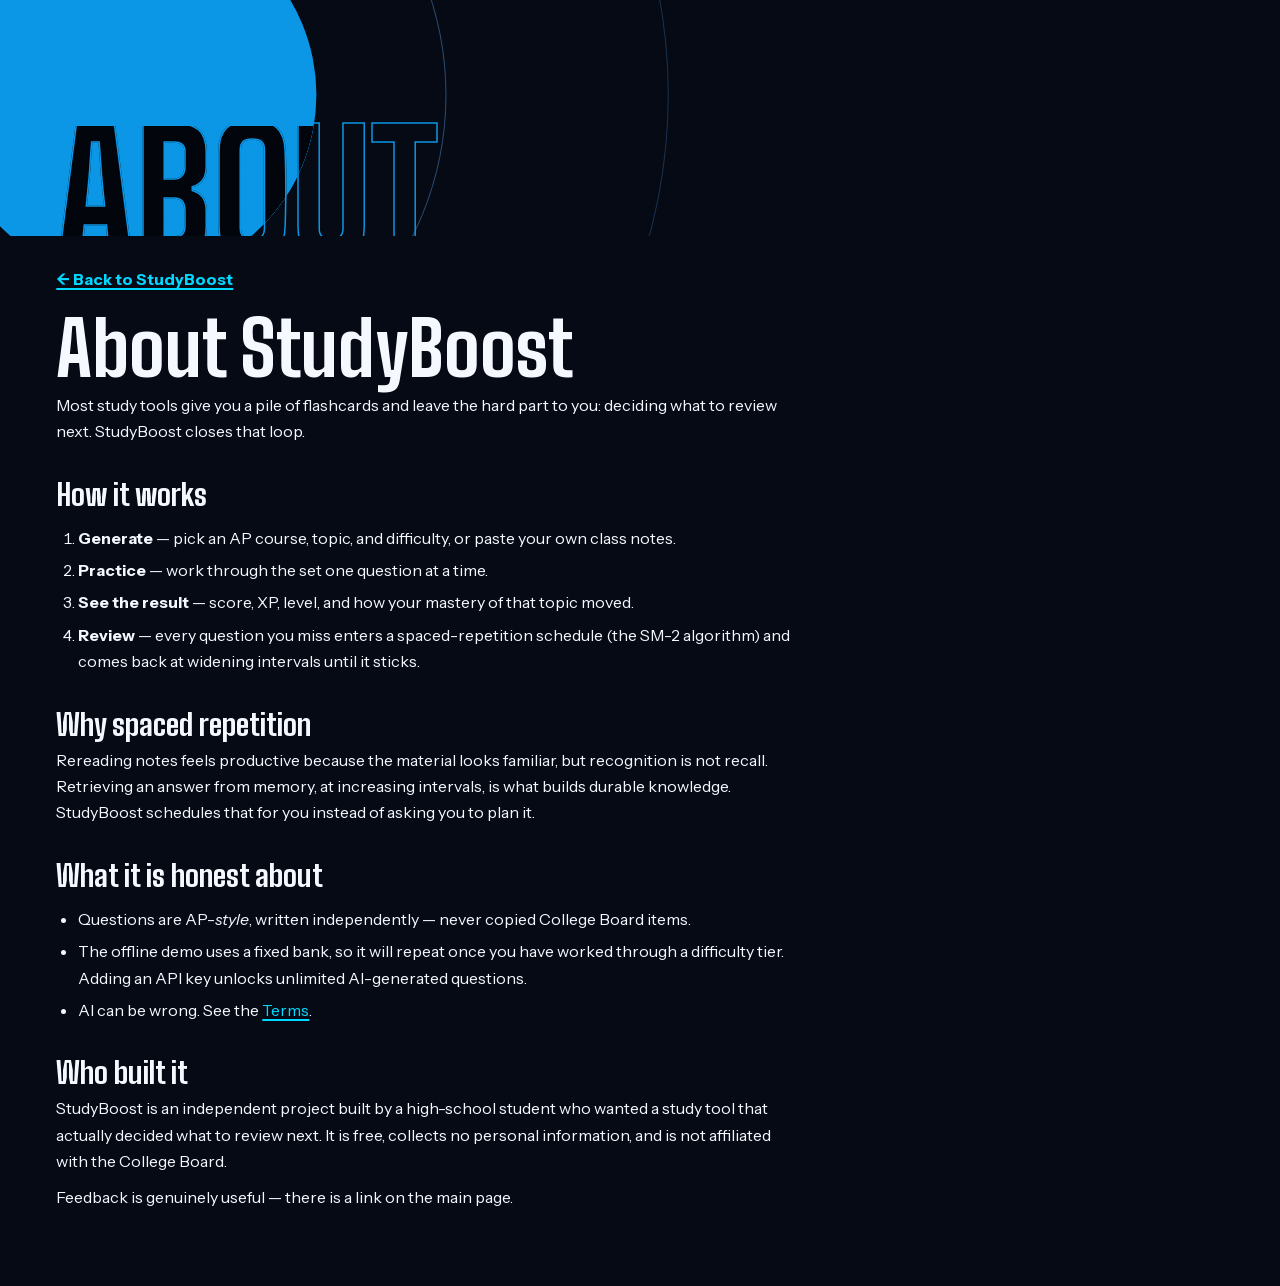
<file: pages/about.html>
<!DOCTYPE html>
<html lang="en">
<head>
    <meta charset="UTF-8">
    <meta name="viewport" content="width=device-width, initial-scale=1.0">
    <title>About — StudyBoost</title>
    <meta name="description" content="What StudyBoost is, how the study loop works, and who built it.">
    <meta name="theme-color" content="#0C97E6">
    <link rel="icon" href="data:image/svg+xml,%3Csvg xmlns='http://www.w3.org/2000/svg' viewBox='0 0 32 32'%3E%3Crect width='32' height='32' fill='%230C97E6'/%3E%3Ccircle cx='16' cy='16' r='11.5' fill='none' stroke='%2302050B' stroke-width='3'/%3E%3Ccircle cx='16' cy='16' r='5' fill='%2302050B'/%3E%3Cpath d='M3 30 29 2' stroke='%23F5F8FF' stroke-width='3.4'/%3E%3C/svg%3E">
    <link rel="preload" href="/assets/fonts/BigShoulders-Bold.woff" as="font" type="font/woff" crossorigin>
    <link rel="preload" href="/assets/fonts/InstrumentSans-Regular.woff" as="font" type="font/woff" crossorigin>
    <link rel="preload" href="/assets/fonts/InstrumentSans-Bold.woff" as="font" type="font/woff" crossorigin>
    <link rel="stylesheet" href="/css/styles.css">
</head>
<body class="page-legal">
<div class="band" aria-hidden="true"><i class="band-disc"></i><i class="band-ring"></i><i class="band-ring is-far"></i><span class="band-word">ABOUT</span></div>
<main class="container legal">
    <p class="legal-back"><a href="/">&larr; Back to StudyBoost</a></p>
    <h1>About StudyBoost</h1>

    <p>Most study tools give you a pile of flashcards and leave the hard part to you:
    deciding what to review next. StudyBoost closes that loop.</p>

    <h2>How it works</h2>
    <ol>
        <li><strong>Generate</strong> — pick an AP course, topic, and difficulty, or paste
        your own class notes.</li>
        <li><strong>Practice</strong> — work through the set one question at a time.</li>
        <li><strong>See the result</strong> — score, XP, level, and how your mastery of
        that topic moved.</li>
        <li><strong>Review</strong> — every question you miss enters a spaced-repetition
        schedule (the SM-2 algorithm) and comes back at widening intervals until it
        sticks.</li>
    </ol>

    <h2>Why spaced repetition</h2>
    <p>Rereading notes feels productive because the material looks familiar, but
    recognition is not recall. Retrieving an answer from memory, at increasing intervals,
    is what builds durable knowledge. StudyBoost schedules that for you instead of asking
    you to plan it.</p>

    <h2>What it is honest about</h2>
    <ul>
        <li>Questions are AP-<em>style</em>, written independently — never copied College
        Board items.</li>
        <li>The offline demo uses a fixed bank, so it will repeat once you have worked
        through a difficulty tier. Adding an API key unlocks unlimited AI-generated
        questions.</li>
        <li>AI can be wrong. See the <a href="/terms">Terms</a>.</li>
    </ul>

    <h2>Who built it</h2>
    <p>StudyBoost is an independent project built by a high-school student who wanted a
    study tool that actually decided what to review next. It is free, collects no personal
    information, and is not affiliated with the College Board.</p>

    <p>Feedback is genuinely useful — there is a link on the main page.</p>
</main>
</body>
</html>
</file>
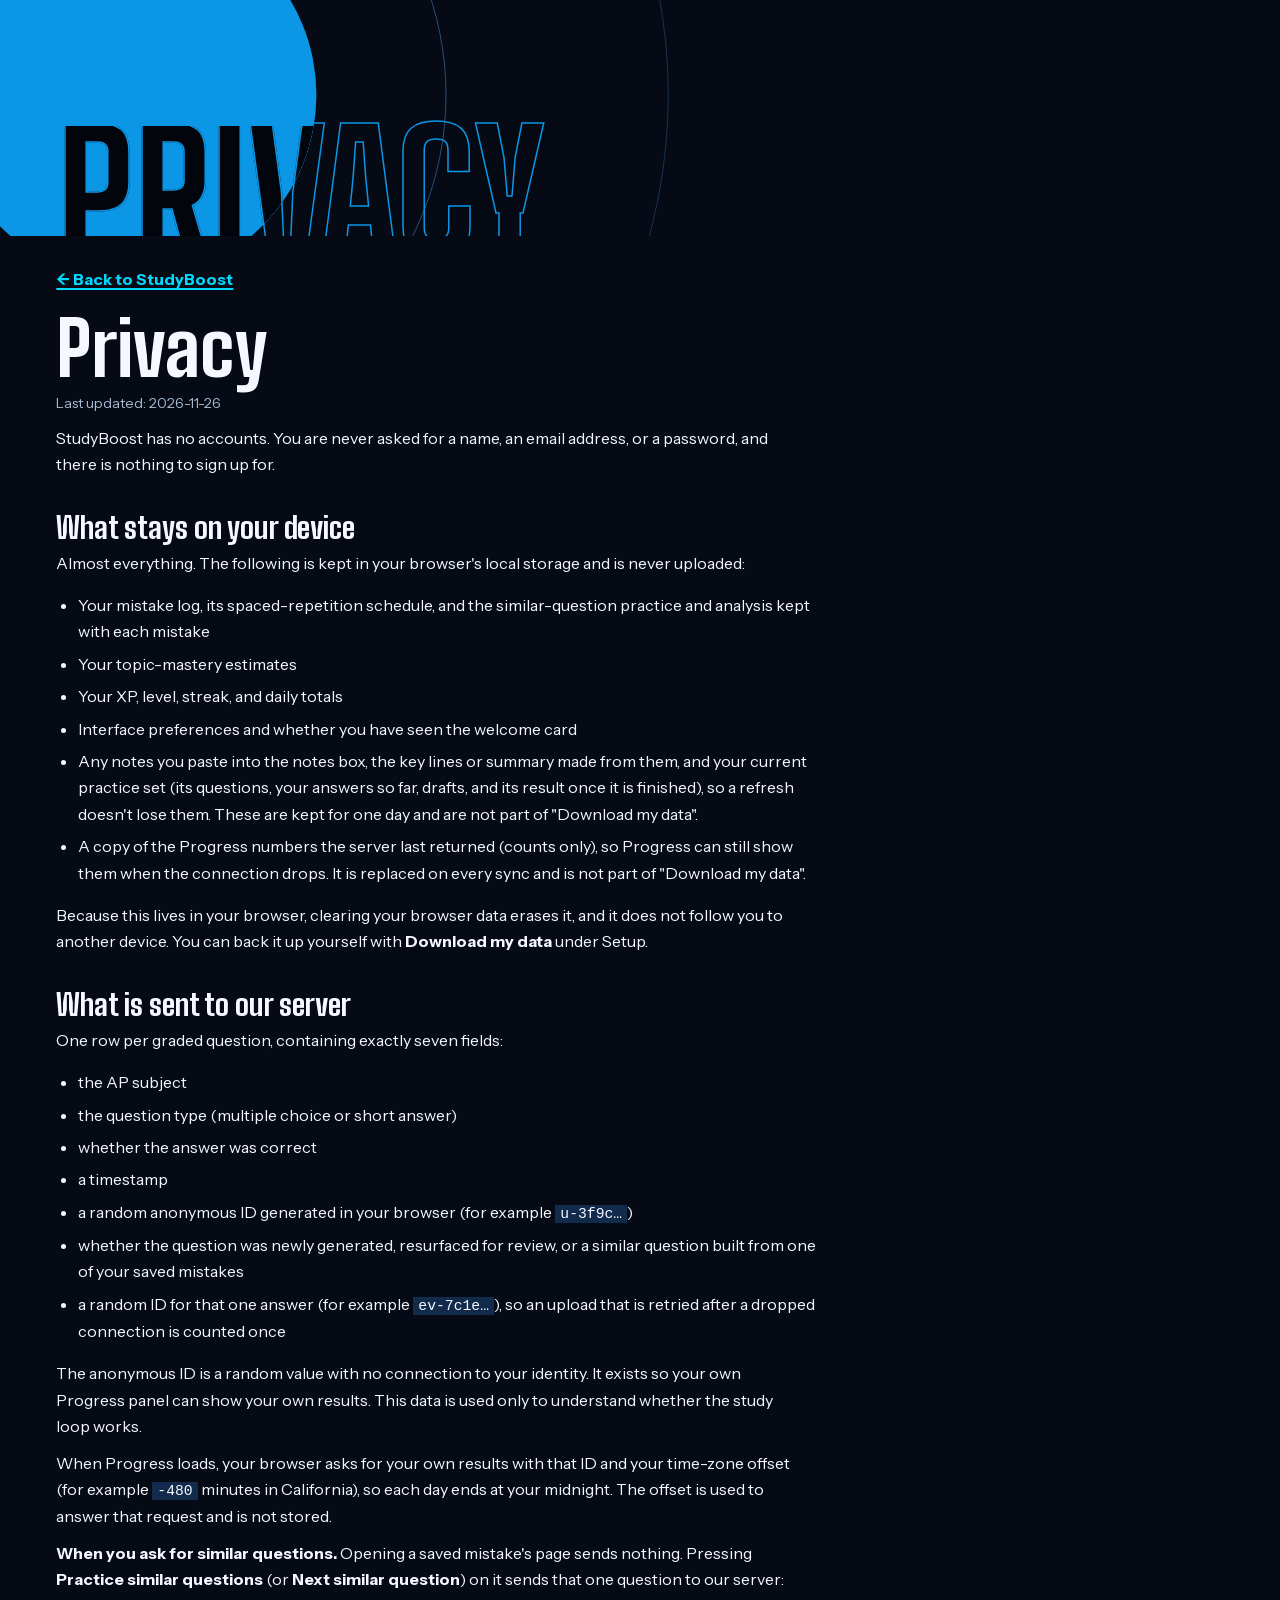
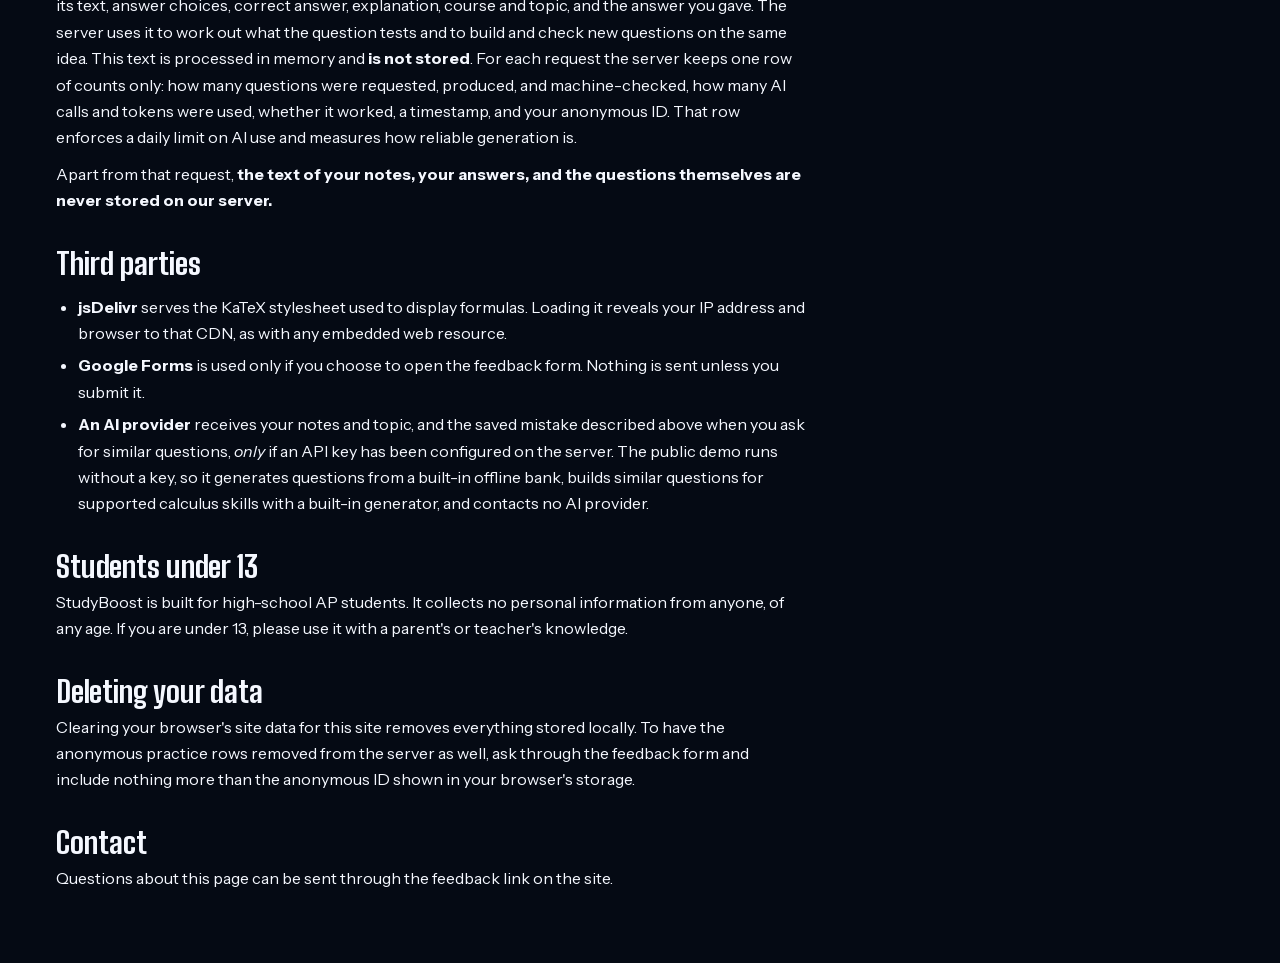
<file: pages/privacy.html>
<!DOCTYPE html>
<html lang="en">
<head>
    <meta charset="UTF-8">
    <meta name="viewport" content="width=device-width, initial-scale=1.0">
    <title>Privacy — StudyBoost</title>
    <meta name="description" content="What StudyBoost stores, what it sends, and what it never collects.">
    <meta name="theme-color" content="#0C97E6">
    <link rel="icon" href="data:image/svg+xml,%3Csvg xmlns='http://www.w3.org/2000/svg' viewBox='0 0 32 32'%3E%3Crect width='32' height='32' fill='%230C97E6'/%3E%3Ccircle cx='16' cy='16' r='11.5' fill='none' stroke='%2302050B' stroke-width='3'/%3E%3Ccircle cx='16' cy='16' r='5' fill='%2302050B'/%3E%3Cpath d='M3 30 29 2' stroke='%23F5F8FF' stroke-width='3.4'/%3E%3C/svg%3E">
    <link rel="preload" href="/assets/fonts/BigShoulders-Bold.woff" as="font" type="font/woff" crossorigin>
    <link rel="preload" href="/assets/fonts/InstrumentSans-Regular.woff" as="font" type="font/woff" crossorigin>
    <link rel="preload" href="/assets/fonts/InstrumentSans-Bold.woff" as="font" type="font/woff" crossorigin>
    <link rel="stylesheet" href="/css/styles.css">
</head>
<body class="page-legal">
<div class="band" aria-hidden="true"><i class="band-disc"></i><i class="band-ring"></i><i class="band-ring is-far"></i><span class="band-word">PRIVACY</span></div>
<main class="container legal">
    <p class="legal-back"><a href="/">&larr; Back to StudyBoost</a></p>
    <h1>Privacy</h1>
    <p class="legal-updated">Last updated: 2026-11-26</p>

    <p>StudyBoost has no accounts. You are never asked for a name, an email address,
    or a password, and there is nothing to sign up for.</p>

    <h2>What stays on your device</h2>
    <p>Almost everything. The following is kept in your browser's local storage and is
    never uploaded:</p>
    <ul>
        <li>Your mistake log, its spaced-repetition schedule, and the similar-question practice and analysis kept with each mistake</li>
        <li>Your topic-mastery estimates</li>
        <li>Your XP, level, streak, and daily totals</li>
        <li>Interface preferences and whether you have seen the welcome card</li>
        <li>Any notes you paste into the notes box, the key lines or summary made from them, and your current practice set (its questions, your answers so far, drafts, and its result once it is finished), so a refresh doesn't lose them. These are kept for one day and are not part of "Download my data".</li>
        <li>A copy of the Progress numbers the server last returned (counts only), so Progress can still show them when the connection drops. It is replaced on every sync and is not part of "Download my data".</li>
    </ul>
    <p>Because this lives in your browser, clearing your browser data erases it, and it
    does not follow you to another device. You can back it up yourself with
    <strong>Download my data</strong> under Setup.</p>

    <h2>What is sent to our server</h2>
    <p>One row per graded question, containing exactly seven fields:</p>
    <ul>
        <li>the AP subject</li>
        <li>the question type (multiple choice or short answer)</li>
        <li>whether the answer was correct</li>
        <li>a timestamp</li>
        <li>a random anonymous ID generated in your browser (for example <code>u-3f9c…</code>)</li>
        <li>whether the question was newly generated, resurfaced for review, or a similar
        question built from one of your saved mistakes</li>
        <li>a random ID for that one answer (for example <code>ev-7c1e…</code>), so an upload
        that is retried after a dropped connection is counted once</li>
    </ul>
    <p>The anonymous ID is a random value with no connection to your identity. It exists
    so your own Progress panel can show your own results. This data is used only to
    understand whether the study loop works.</p>
    <p>When Progress loads, your browser asks for your own results with that ID and your
    time-zone offset (for example <code>-480</code> minutes in California), so each day ends
    at your midnight. The offset is used to answer that request and is not stored.</p>
    <p><strong>When you ask for similar questions.</strong> Opening a saved mistake's page
    sends nothing. Pressing <strong>Practice similar questions</strong> (or <strong>Next similar
    question</strong>) on it sends that one question to our server: its text,
    answer choices, correct answer, explanation, course and topic, and the answer you gave.
    The server uses it to work out what the question tests and to build and check new
    questions on the same idea. This text is processed in memory and <strong>is not
    stored</strong>. For each request the server keeps one row of counts only: how many
    questions were requested, produced, and machine-checked, how many AI calls and tokens
    were used, whether it worked, a timestamp, and your anonymous ID. That row enforces a
    daily limit on AI use and measures how reliable generation is.</p>
    <p>Apart from that request, <strong>the text of your notes, your answers, and the
    questions themselves are never stored on our server.</strong></p>

    <h2>Third parties</h2>
    <ul>
        <li><strong>jsDelivr</strong> serves the KaTeX stylesheet used to display formulas.
        Loading it reveals your IP address and browser to that CDN, as with any embedded
        web resource.</li>
        <li><strong>Google Forms</strong> is used only if you choose to open the feedback
        form. Nothing is sent unless you submit it.</li>
        <li><strong>An AI provider</strong> receives your notes and topic, and the saved
        mistake described above when you ask for similar questions, <em>only</em> if an API
        key has been configured on the server. The public demo runs without a key, so it
        generates questions from a built-in offline bank, builds similar questions for
        supported calculus skills with a built-in generator, and contacts no AI provider.</li>
    </ul>

    <h2>Students under 13</h2>
    <p>StudyBoost is built for high-school AP students. It collects no personal
    information from anyone, of any age. If you are under 13, please use it with a
    parent's or teacher's knowledge.</p>

    <h2>Deleting your data</h2>
    <p>Clearing your browser's site data for this site removes everything stored locally.
    To have the anonymous practice rows removed from the server as well, ask through the
    feedback form and include nothing more than the anonymous ID shown in your browser's
    storage.</p>

    <h2>Contact</h2>
    <p>Questions about this page can be sent through the feedback link on the site.</p>
</main>
</body>
</html>
</file>
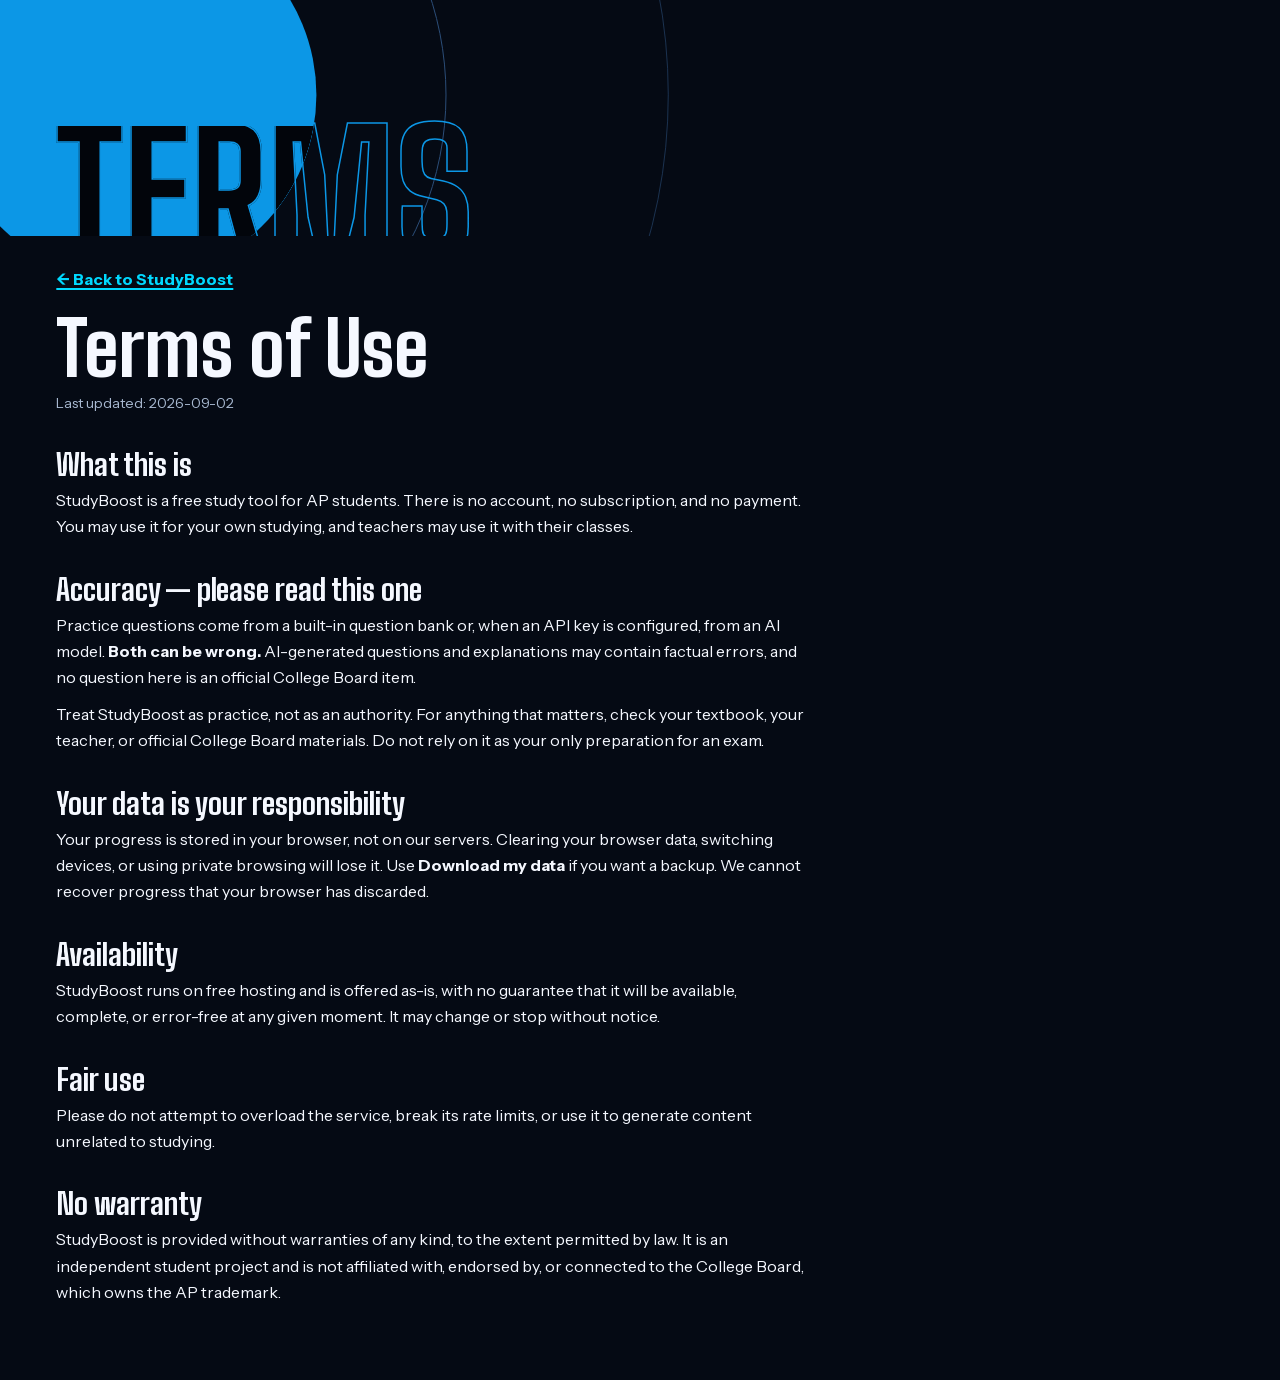
<file: pages/terms.html>
<!DOCTYPE html>
<html lang="en">
<head>
    <meta charset="UTF-8">
    <meta name="viewport" content="width=device-width, initial-scale=1.0">
    <title>Terms of Use — StudyBoost</title>
    <meta name="description" content="The terms for using StudyBoost, including what it does not guarantee.">
    <meta name="theme-color" content="#0C97E6">
    <link rel="icon" href="data:image/svg+xml,%3Csvg xmlns='http://www.w3.org/2000/svg' viewBox='0 0 32 32'%3E%3Crect width='32' height='32' fill='%230C97E6'/%3E%3Ccircle cx='16' cy='16' r='11.5' fill='none' stroke='%2302050B' stroke-width='3'/%3E%3Ccircle cx='16' cy='16' r='5' fill='%2302050B'/%3E%3Cpath d='M3 30 29 2' stroke='%23F5F8FF' stroke-width='3.4'/%3E%3C/svg%3E">
    <link rel="preload" href="/assets/fonts/BigShoulders-Bold.woff" as="font" type="font/woff" crossorigin>
    <link rel="preload" href="/assets/fonts/InstrumentSans-Regular.woff" as="font" type="font/woff" crossorigin>
    <link rel="preload" href="/assets/fonts/InstrumentSans-Bold.woff" as="font" type="font/woff" crossorigin>
    <link rel="stylesheet" href="/css/styles.css">
</head>
<body class="page-legal">
<div class="band" aria-hidden="true"><i class="band-disc"></i><i class="band-ring"></i><i class="band-ring is-far"></i><span class="band-word">TERMS</span></div>
<main class="container legal">
    <p class="legal-back"><a href="/">&larr; Back to StudyBoost</a></p>
    <h1>Terms of Use</h1>
    <p class="legal-updated">Last updated: 2026-09-02</p>

    <h2>What this is</h2>
    <p>StudyBoost is a free study tool for AP students. There is no account, no
    subscription, and no payment. You may use it for your own studying, and teachers may
    use it with their classes.</p>

    <h2>Accuracy — please read this one</h2>
    <p>Practice questions come from a built-in question bank or, when an API key is
    configured, from an AI model. <strong>Both can be wrong.</strong> AI-generated
    questions and explanations may contain factual errors, and no question here is an
    official College Board item.</p>
    <p>Treat StudyBoost as practice, not as an authority. For anything that matters,
    check your textbook, your teacher, or official College Board materials. Do not rely
    on it as your only preparation for an exam.</p>

    <h2>Your data is your responsibility</h2>
    <p>Your progress is stored in your browser, not on our servers. Clearing your browser
    data, switching devices, or using private browsing will lose it. Use
    <strong>Download my data</strong> if you want a backup. We cannot recover progress
    that your browser has discarded.</p>

    <h2>Availability</h2>
    <p>StudyBoost runs on free hosting and is offered as-is, with no guarantee that it
    will be available, complete, or error-free at any given moment. It may change or stop
    without notice.</p>

    <h2>Fair use</h2>
    <p>Please do not attempt to overload the service, break its rate limits, or use it to
    generate content unrelated to studying.</p>

    <h2>No warranty</h2>
    <p>StudyBoost is provided without warranties of any kind, to the extent permitted by
    law. It is an independent student project and is not affiliated with, endorsed by, or
    connected to the College Board, which owns the AP trademark.</p>
</main>
</body>
</html>
</file>
<file: css/styles.css>
/* StudyBoost design system. Token reference and rules: docs/DESIGN-SYSTEM.md */

/* --- Fonts (self-hosted, SIL OFL; licenses sit next to the files) ------------
   font-display: optional. The faces used above the fold are preloaded, so they are
   normally ready for the first paint; if a slow network misses that window, the page
   keeps the fallback for this visit instead of re-flowing (a late swap shifted the whole
   Home view). The next visit uses the cached fonts. */
@font-face {
    font-family: "Big Shoulders";
    src: url("../assets/fonts/BigShoulders-Bold.woff") format("woff");
    font-weight: 700;
    font-display: optional;
}
/* Until Big Shoulders is ready (font-display: optional keeps the fallback for a slow first
   visit), the fallback is scaled to the same width, so a headline wraps where it would in
   Big Shoulders and the buttons below it stay where they were designed to be. Measured on
   uppercase display text: Big Shoulders Bold is 0.66-0.73 of Arial/Liberation Sans Bold
   wide, 0.62-0.65 of DejaVu Sans Bold, and Roboto Bold is about 0.96 of Arial. */
@font-face {
    font-family: "Big Shoulders Fallback";
    src: local("Arial Bold"), local("Arial-BoldMT"), local("Liberation Sans Bold"), local("LiberationSans-Bold"),
         local("Helvetica Bold"), local("Helvetica-Bold");
    font-weight: 700;
    size-adjust: 70%;
}
@font-face {
    font-family: "Big Shoulders Fallback Roboto";
    src: local("Roboto Bold"), local("Roboto-Bold");
    font-weight: 700;
    size-adjust: 73%;
}
@font-face {
    font-family: "Big Shoulders Fallback DejaVu";
    src: local("DejaVu Sans Bold"), local("DejaVuSans-Bold");
    font-weight: 700;
    size-adjust: 63%;
}
@font-face {
    font-family: "Instrument Sans";
    src: url("../assets/fonts/InstrumentSans-Regular.woff") format("woff");
    font-weight: 400;
    font-display: optional;
}
@font-face {
    font-family: "Instrument Sans";
    src: url("../assets/fonts/InstrumentSans-Italic.woff") format("woff");
    font-weight: 400;
    font-style: italic;
    font-display: optional;
}
@font-face {
    font-family: "Instrument Sans";
    src: url("../assets/fonts/InstrumentSans-Bold.woff") format("woff");
    font-weight: 700;
    font-display: optional;
}
@font-face {
    font-family: "Instrument Sans";
    src: url("../assets/fonts/InstrumentSans-BoldItalic.woff") format("woff");
    font-weight: 700;
    font-style: italic;
    font-display: optional;
}

/* --- Tokens ------------------------------------------------------------------ */
:root {
    color-scheme: dark;

    /* Dark working surfaces, from deepest to most raised */
    --black: #02050B;
    --ink: #050A14;
    --navy: #071426;
    --panel: #0C1E38;
    --raise: #122A4C;
    --line: #2B4D78;
    --control-edge: #527AAD;   /* edges that identify a control: 3.77:1 on panels, 4.48:1 on ink (WCAG 1.4.11) */

    /* Blues. --field is the flat poster colour: black text only (6.4:1). */
    --royal: #0B36B2;
    --electric: #087BFF;
    --field: #0C97E6;
    --field-deep: #0A82C9;
    --cyan: #00D9FF;

    /* Text. --white and --mute flip on paper (see "Paper"); --on-dark never does. */
    --white: #F5F8FF;
    --mute: #A9BAD2;
    --on-dark: #F5F8FF;

    /* Paper: the warm white sheet for reading and answering (black type, 17.9:1). */
    --paper: #F2F0EA;
    --paper-sunk: #E6E2D8;

    /* Status. Reserved for state, and always paired with a word or a number. The base
       colours are fills (black text on them); the -ink colours are for status written
       as text or drawn as a thin line, and turn dark on paper. */
    --good: #3CF2C0;
    --warn: #E6F24A;
    --bad: #FF5C7A;
    --good-ink: var(--good);
    --warn-ink: var(--warn);
    --bad-ink: var(--bad);

    --display: "Big Shoulders", "Big Shoulders Fallback", "Big Shoulders Fallback Roboto", "Big Shoulders Fallback DejaVu", "Arial Narrow", Impact, sans-serif;
    --text: "Instrument Sans", "Segoe UI", system-ui, -apple-system, Roboto, sans-serif;

    /* Layout. The top bar, the masthead (its height and page-name size), and the gutter. */
    --top: 64px;
    --mast: 236px;
    /* Sized so the longest page name (PROGRESS, 3.76em) ends before the heading beside it. */
    --mast-word: clamp(120px, 13vw, 210px);
    --head-x: 61%;
    --head-y: 28px;
    --gutter: clamp(24px, 4.4vw, 72px);
    --measure: 1120px;
    --cut: 20px;

    /* Spacing scale (4px base) */
    --s1: 4px;
    --s2: 8px;
    --s3: 12px;
    --s4: 16px;
    --s5: 24px;
    --s6: 32px;
    --s7: 48px;
    --s8: 64px;

    /* Shapes. V5 "Orbit Field": controls are capsules, keys and dots are circles, sheets
       have soft corners. Nothing slants; study content is never rotated or curved. */
    --r-cap: 999px;
    --r-card: 20px;
    --r-row: 16px;

    /* The signal: the next action is the one bright filled slab in its region. */
    --signal-on-field: var(--white);
    --signal-on-ink: var(--cyan);

    --ease-out: cubic-bezier(.16, 1, .3, 1);
    --ease-snap: cubic-bezier(.7, 0, .2, 1);
    --fast: .16s;
    --med: .28s;
}

/* --- Base -------------------------------------------------------------------- */
*, *::before, *::after { box-sizing: border-box; }

/* The hidden attribute always wins. Component display rules must never reveal
   something the app has hidden, such as the self-grade buttons before an answer. */
[hidden] { display: none !important; }

/* Scroll padding keeps a focused control clear of the sticky score bar and tab bar. */
html { scroll-behavior: smooth; scroll-padding-top: calc(var(--top) + 96px); -webkit-text-size-adjust: 100%; }

body {
    margin: 0;
    font-family: var(--text);
    font-size: 16px;
    line-height: 1.55;
    background: var(--ink);
    color: var(--white);
    overflow-x: hidden;
}

h1, h2, h3, h4 {
    font-family: var(--display);
    font-weight: 700;
    line-height: 1;
    margin: 0;
    font-synthesis: none;
}

p { margin: 0 0 10px; }
a { color: var(--cyan); }
code {
    font-family: Consolas, "SF Mono", Menlo, monospace;
    font-size: .92em;
    background: var(--raise);
    padding: 1px 5px;
}

:focus-visible { outline: 2px solid var(--white); outline-offset: 3px; }
.command :focus-visible, .completion-card :focus-visible, .nav-link[aria-current]:focus-visible { outline-color: var(--black); }
[tabindex="-1"]:focus { outline: none; }

.icon-sprite { position: absolute; width: 0; height: 0; overflow: hidden; }

.skip-link {
    position: fixed;
    top: 8px;
    left: 8px;
    z-index: 70;
    padding: 10px 16px;
    background: var(--white);
    color: var(--black);
    font-weight: 700;
    transform: translateY(-200%);
}
.skip-link:focus { transform: none; }

/* --- Paper ---------------------------------------------------------------------
   The reading and answering surface: a warm white sheet with black type, laid on the dark
   desk. Inside it the same tokens are flipped, so feedback, answers, tags, inputs, focus
   outlines, and buttons adapt without paper-only copies of their rules. Every text colour
   here is at least 4.5:1 on --paper; --control-edge is 4.9:1. */
.paper,
.output-quiz .qa-card,
.mistake-original,
.variant-card,
.panel-output,
dialog.confirm {
    --white: #0B1322;
    --mute: #4A5568;
    --ink: #FFFFFF;
    --navy: var(--paper-sunk);
    --panel: #ECE9E1;
    --raise: #DCD8CD;
    --line: #C3BEB1;
    --control-edge: #5E6878;
    --cyan: var(--royal);
    --good-ink: #0B6B4F;
    --warn-ink: #6B5E00;
    --bad-ink: #B0163A;
    background: var(--paper);
    color: var(--white);
    color-scheme: light;
}
/* On paper the signal is the black slab; outlines are black. */
:is(.paper, .output-quiz .qa-card, .mistake-original, .variant-card, .panel-output, dialog.confirm) button {
    --btn-fill: var(--black);
    --btn-ink: var(--on-dark);
    --btn-wipe: var(--field);
    --btn-ink-hover: var(--black);
}
:is(.paper, .output-quiz .qa-card, .mistake-original, .variant-card, .panel-output, dialog.confirm) :is(button.secondary, button.outline, button.rate) {
    --btn-fill: transparent;
    --btn-edge: var(--black);
    --btn-ink: var(--black);
    --btn-wipe: var(--black);
    --btn-ink-hover: var(--on-dark);
}
:is(.paper, .output-quiz .qa-card, .mistake-original, .variant-card, .panel-output, dialog.confirm) button.danger {
    --btn-fill: transparent;
    --btn-edge: var(--bad-ink);
    --btn-ink: var(--bad-ink);
    --btn-wipe: var(--bad-ink);
    --btn-ink-hover: var(--on-dark);
}
:is(.paper, .output-quiz .qa-card, .mistake-original, .variant-card, .panel-output, dialog.confirm) :is(.tag.subject, .tag.counts, .tag.level-medium) { color: var(--on-dark); }
:is(.paper, .output-quiz .qa-card, .mistake-original, .variant-card, .panel-output, dialog.confirm) ::placeholder { color: #5E6878; opacity: 1; }
:is(.paper, .output-quiz .qa-card, .mistake-original, .variant-card, .panel-output, dialog.confirm) select {
    background-image: url("data:image/svg+xml,%3Csvg xmlns='http://www.w3.org/2000/svg' viewBox='0 0 12 8'%3E%3Cpath d='M1 1l5 5 5-5' fill='none' stroke='%2302050B' stroke-width='2'/%3E%3C/svg%3E");
}

/* --- Ambient rings ------------------------------------------------------------ */
.stage {
    position: fixed;
    right: -22vmax;
    bottom: -30vmax;
    width: 74vmax;
    height: 74vmax;
    pointer-events: none;
    z-index: 0;
}
.stage-rings {
    width: 100%;
    height: 100%;
    fill: none;
    stroke: var(--panel);
    stroke-width: 2;
    animation: turn 280s linear infinite;
}
.stage-rings .dash { stroke-dasharray: 3 15; stroke-width: 1.5; }
body[data-view="home"] .stage-rings { display: none; }

/* --- Top bar ------------------------------------------------------------------
   Navigation is one black bar across the top (the bottom tab bar on a phone), so every
   page gets the full width for its own composition. */
.rail {
    position: fixed;
    inset: 0 0 auto 0;
    z-index: 30;
    height: var(--top);
    display: flex;
    align-items: stretch;
    gap: 8px;
    padding: 0 24px 0 20px;
    background: var(--black);
}

.brand {
    display: flex;
    align-items: center;
    gap: 10px;
    padding-right: 14px;
    color: var(--on-dark);
    text-decoration: none;
}
.brand-mark { width: 30px; height: 30px; flex: none; color: var(--on-dark); }
.brand-name { font: 700 26px/1 var(--display); }
.brand-name span { color: var(--cyan); }

.nav { position: relative; display: flex; }
.nav-list { position: relative; display: flex; list-style: none; margin: 0; padding: 0; }
.nav-list li { display: flex; }

.nav-link {
    position: relative;
    display: flex;
    align-items: center;
    gap: 8px;
    padding: 0 18px;
    color: var(--on-dark);
    font: 700 23px/1 var(--display);
    letter-spacing: .02em;
    text-transform: uppercase;
    text-decoration: none;
    transition: color var(--fast), transform var(--med) var(--ease-out);
}
.nav-ico { display: none; }
/* The step number is said once, in each page's kicker. */
.nav-step { display: none; }
.nav-link:hover { color: var(--cyan); transform: translateY(-2px); }
.nav-link[aria-current] { color: var(--black); transform: none; }
.nav-link:focus-visible { outline-offset: -5px; }

/* The marker: a white capsule behind the current page, and a blue dot (an orbit's
   body) that follows it a little later, so the move between pages reads as travel. */
.nav-ind { position: absolute; inset: 0; pointer-events: none; }
.nav-ind::before,
.nav-ind::after {
    content: "";
    position: absolute;
    top: 0;
    left: 0;
}
.nav-ind::after {
    width: var(--ind-w, 0);
    height: calc(var(--ind-h, 0) - 22px);
    border-radius: var(--r-cap);
    background: var(--on-dark);
    transform: translate(var(--ind-x, 0), calc(var(--ind-y, 0) + 11px));
    transition: transform .3s var(--ease-out), width .3s var(--ease-out);
}
.nav-ind::before {
    z-index: 1;
    width: 12px;
    height: 12px;
    border: 2px solid var(--black);
    border-radius: 50%;
    background: var(--field);
    transform: translate(calc(var(--ind-x, 0) + var(--ind-w, 0) - 10px), calc(var(--ind-y, 0) + 5px));
    transition: transform .56s var(--ease-out);
}

.nav-badge {
    align-self: center;
    min-width: 22px;
    padding: 2px 6px;
    background: var(--warn);
    color: var(--black);
    font: 700 15px/1.1 var(--display);
    text-align: center;
    border-radius: var(--r-cap);
}

.hud {
    display: grid;
    grid-template-columns: auto 112px;
    align-content: center;
    column-gap: 12px;
    margin-left: auto;
    color: var(--mute);
}
.hud-level { grid-row: 1 / span 3; align-self: center; margin: 0; font: 700 16px/1 var(--display); text-transform: uppercase; }
.hud-level b { display: block; font-size: 34px; color: var(--on-dark); }
.hud .bar-track { height: 6px; align-self: end; }
.hud-meta { margin: 3px 0 0; font-size: 11px; line-height: 1.2; white-space: nowrap; }

/* --- Masthead ------------------------------------------------------------------
   V5 "Orbit Field": each page opens on a blue disc in its top corner with two hairline
   rings running out across the page (they pass behind the heading, tying the two
   together). The page name is set huge: solid black inside the disc, a blue outline
   outside it (inverted type, see below). Decorative (aria-hidden); Home has its poster. */
.band {
    --disc: clamp(300px, 29vw, 440px);
    position: absolute;
    top: var(--top);
    left: 0;
    right: 0;
    z-index: 1;
    height: var(--mast);
    overflow: hidden;
    pointer-events: none;
    color: var(--black);
}
body[data-view="home"] .band { display: none; }
.band-disc,
.band-ring {
    position: absolute;
    left: calc(var(--gutter) + var(--disc) * .2);
    top: calc(var(--mast) - var(--disc) * .38);
    width: var(--disc);
    height: var(--disc);
    border-radius: 50%;
    transform: translate(-50%, -50%);
}
.band-disc { background: var(--field); }
.band-ring { width: calc(var(--disc) * 1.7); height: calc(var(--disc) * 1.7); border: 1px solid var(--line); }
.band-ring.is-far { width: calc(var(--disc) * 2.9); height: calc(var(--disc) * 2.9); border-color: rgba(43, 77, 120, .6); }
.band-word {
    position: absolute;
    left: var(--gutter);
    bottom: calc(var(--mast-word) * -.14);
    font: 700 var(--mast-word)/.8 var(--display);
    letter-spacing: -.01em;
    white-space: nowrap;
    /* Solid black inside the disc, a blue outline outside it. The geometry is fixed, so
       the disc's centre is worked out here (no script): x = .2 disc from the word's left
       edge; y = disc centre (mast - .38 disc) minus the word box's top (mast - .66 word). */
    --ix: calc(var(--disc) * .2);
    --iy: calc(var(--mast-word) * .66 - var(--disc) * .38);
    --ir: calc(var(--disc) / 2);
    -webkit-text-stroke: 1.5px var(--field);
    background-image: radial-gradient(circle at var(--ix) var(--iy), var(--black) var(--ir), transparent calc(var(--ir) + .5px));
    -webkit-background-clip: text;
    background-clip: text;
    -webkit-text-fill-color: transparent;
}
@media (forced-colors: active) {
    .band-word { background-image: none; -webkit-text-fill-color: CanvasText; }
}
.band-word.is-entering { animation: wordIn .46s var(--ease-out) both; }
/* A small legend glyph at the end of the band: the four SM-2 rings as dots, spaced the
   way the orbit spaces them (log scale). */
.band-stripes {
    position: absolute;
    top: 22px;
    right: calc(var(--gutter) + 210px);
    width: 96px;
    height: 12px;
    display: flex;
    align-items: center;
    gap: 0;
}
.band-stripes i {
    flex: 1;
    height: 100%;
    background:
        radial-gradient(circle at 6px 50%, var(--field) 0 5px, transparent 5.5px),
        radial-gradient(circle at 30px 50%, var(--line) 0 3px, transparent 3.5px),
        linear-gradient(var(--line), var(--line)) 0 50% / 100% 1px no-repeat;
}
.band-stripes i + i { display: none; }
.band-stripes b { display: none; }
/* During a set the band yields to the question; on the result the poster has the score. */
.band-count {
    position: absolute;
    left: var(--gutter);
    bottom: 12px;
    display: flex;
    align-items: baseline;
    gap: 10px;
    color: var(--on-dark);
}
.band-count b { font: 700 calc(var(--mast-word) * .92)/.78 var(--display); letter-spacing: -.03em; }
.band-count span { font: 700 calc(var(--mast-word) * .32)/1 var(--display); }
.band-count em {
    align-self: flex-end;
    margin-bottom: 8px;
    font: 700 12px/1.2 var(--text);
    font-style: normal;
    letter-spacing: .2em;
    text-transform: uppercase;
}
body[data-band="count"] .band-word { visibility: hidden; }

/* Answering and the result: the screen belongs to the question (or the score). The
   masthead, the date and the display heading step aside; the heading stays for screen
   readers, and the set bar keeps the source and the place in the set. */
body[data-view="practice"]:has(#view-practice:is([data-mode="focus"], [data-mode="results"])) .band { display: none; }
body[data-view="practice"] .scene:has(#view-practice:is([data-mode="focus"], [data-mode="results"])) .today { display: none; }
#view-practice:is([data-mode="focus"], [data-mode="results"]) .view-head {
    position: absolute;
    width: 1px;
    height: 1px;
    min-height: 0;
    padding: 0;
    margin: -1px;
    overflow: hidden;
    clip-path: inset(50%);
    white-space: nowrap;
}

/* --- Inverted type -------------------------------------------------------------
   Display type that crosses a disc changes colour inside it: one copy of the text,
   painted through a radial gradient that shell.js centres on the disc (--ix, --iy,
   --ir, set on .is-inverted). Before that runs, or without it, the text keeps its own
   colour. Only display type does this; reading text never crosses a disc. */
[data-invert] { --inv-in: var(--black); --inv-out: var(--on-dark); }
[data-invert].is-inverted {
    background-image: radial-gradient(circle at var(--ix) var(--iy), var(--inv-in) var(--ir), var(--inv-out) calc(var(--ir) + .5px));
    -webkit-background-clip: text;
    background-clip: text;
    -webkit-text-fill-color: transparent;
}
@media (forced-colors: active) {
    [data-invert].is-inverted { background-image: none; -webkit-text-fill-color: CanvasText; }
}

/* --- Page transition ----------------------------------------------------------
   A blue disc grows out of the page you leave and closes into the page you open, with a
   black ring at its edge (js/shell.js). Never takes clicks or focus. */
.wipe {
    position: fixed;
    inset: 0;
    z-index: 25;
    overflow: hidden;
    pointer-events: none;
    visibility: hidden;
}
.wipe.is-active { visibility: visible; }
.wipe i {
    position: absolute;
    inset: 0;
    clip-path: circle(0 at 50% 50%);
}
.wipe i:nth-child(1) { background: var(--black); }
.wipe i:nth-child(2) { background: var(--field); }
.wipe i:nth-child(3) { display: none; }

/* --- Scene -------------------------------------------------------------------- */
.scene {
    position: relative;
    z-index: 10;
    min-height: 100vh;
    padding: calc(var(--top) + 18px) var(--gutter) 28px;
    display: flex;
    flex-direction: column;
    /* Entrance animations slide in from the right. Clip them here, or phones widen
       the page for a moment. "clip" keeps the sticky score bar working; "hidden" would not. */
    overflow-x: clip;
}
.scene:focus { outline: none; }

.view { flex: 1; }
.view > * { max-width: var(--measure); }

.scene-top {
    position: relative;
    z-index: 3;
    display: flex;
    align-items: baseline;
    justify-content: space-between;
    gap: 16px;
    margin-bottom: 18px;
    color: var(--mute);
    font-size: 14px;
}
/* The date is written by script after the first paint. index.html seeds it with a
   no-break space, so the line has its final height (and baseline) from the start and
   nothing below it moves when the date appears (it was a layout shift on Home). */
.today { margin: 0; display: flex; align-items: baseline; gap: 10px; }
.today strong { white-space: nowrap; }
.today strong { font: 700 22px/1 var(--display); color: var(--on-dark); }
.ai-chip { position: relative; margin: 0; padding-left: 20px; }
.ai-chip::before {
    content: "";
    position: absolute;
    left: 0;
    top: .3em;
    width: 12px;
    height: 12px;
    background: var(--mute);
    border-radius: 50%;
}
.ai-chip[data-state="ai"]::before { background: var(--good); }
.ai-chip[data-state="offline"]::before { background: var(--cyan); }
.ai-chip[data-state="down"]::before { background: var(--bad); }
#todayPart { color: var(--mute); }

/* Pages with a masthead: the date rides on the blue plane, the chip on the dark side. */
body:not([data-view="home"]) .scene-top { min-height: 24px; }
body:not([data-view="home"]) .view-head {
    position: relative;
    z-index: 2;
    min-height: calc(var(--mast) - 64px);
    margin: 0 0 26px var(--head-x);
    padding-top: var(--head-y);
}
.view-head { margin-bottom: 24px; }
.view-head h2 { font-size: clamp(38px, 4vw, 60px); line-height: .94; text-wrap: balance; }
.view-head p { max-width: 58ch; margin: 12px 0 0; color: var(--mute); }

/* Kicker: the small line above a headline that says where you are. */
.kicker {
    margin: 0 0 8px;
    color: var(--cyan);
    font: 700 12px/1.3 var(--text);
    letter-spacing: .14em;
    text-transform: uppercase;
}
.view-head .kicker { margin-bottom: 10px; }

/* Visually hidden, still read by screen readers. */
.sr-only {
    position: absolute;
    width: 1px;
    height: 1px;
    margin: -1px;
    padding: 0;
    overflow: hidden;
    clip: rect(0 0 0 0);
    white-space: nowrap;
    border: 0;
}

/* Staggered entrance, played once when a view opens: up and in. */
.view.is-entering > * { animation: rise .5s var(--ease-out) both; }
.view.is-entering > :nth-child(2) { animation-delay: .05s; }
.view.is-entering > :nth-child(3) { animation-delay: .1s; }
.view.is-entering > :nth-child(4) { animation-delay: .15s; }

/* --- Sheets ------------------------------------------------------------------- */
.panel {
    position: relative;
    margin-bottom: 18px;
    padding: 24px 26px;
    background: var(--panel);
    border-radius: var(--r-card);
}
.panel > h3, .panel-head h3 { font-size: 32px; margin-bottom: 10px; scroll-margin-top: 24px; }
.panel-head { display: flex; align-items: flex-start; justify-content: space-between; gap: 12px; }

.notes-layout { display: grid; gap: 18px; }
@media (min-width: 1280px) {
    .notes-layout { grid-template-columns: 1.1fr 1fr; align-items: start; }
    .notes-layout .panel { margin-bottom: 0; }
}
.panel-output .output { margin-top: 0; }

.insights-grid { display: grid; gap: 18px; }
.insights-grid > .panel { margin-bottom: 0; min-width: 0; }
@media (min-width: 1280px) {
    .insights-grid { grid-template-columns: 1fr 1fr; align-items: start; }
    body[data-view="progress"] { --measure: 1240px; }
}

@media (min-width: 800px) {
    .grid-2 { display: grid; grid-template-columns: 1fr 1fr; gap: 14px; }
    .grid-3 { display: grid; grid-template-columns: repeat(3, 1fr); gap: 14px; }
}

/* --- Forms -------------------------------------------------------------------- */
.field { margin-bottom: 14px; }
label { display: block; margin-bottom: 6px; font-size: 14px; font-weight: 700; }

textarea,
select,
input:not([type="checkbox"]):not([type="radio"]) {
    width: 100%;
    padding: 11px 12px;
    border: 1px solid var(--control-edge);
    border-radius: 0;
    background: var(--ink);
    color: var(--white);
    font: 400 15px/1.5 var(--text);
    transition: border-color var(--fast);
}
textarea { min-height: 150px; resize: vertical; }
#noteInput { min-height: 240px; }
::placeholder { color: var(--mute); opacity: .75; }

select {
    appearance: none;
    padding-right: 34px;
    background-image: url("data:image/svg+xml,%3Csvg xmlns='http://www.w3.org/2000/svg' viewBox='0 0 12 8'%3E%3Cpath d='M1 1l5 5 5-5' fill='none' stroke='%2300D9FF' stroke-width='2'/%3E%3C/svg%3E");
    background-repeat: no-repeat;
    background-position: right 12px center;
    background-size: 12px 8px;
}
option { background: var(--navy); color: var(--white); }

textarea:hover, select:hover,
input:not([type="checkbox"]):not([type="radio"]):hover { border-color: var(--mute); }
textarea:focus, select:focus,
input:not([type="checkbox"]):not([type="radio"]):focus {
    outline: 2px solid var(--cyan);
    outline-offset: -1px;
    border-color: var(--cyan);
}
.sa-input.locked { background: var(--navy); color: var(--mute); cursor: not-allowed; }

input[type="checkbox"], input[type="radio"] {
    appearance: none;
    flex: none;
    width: 18px;
    height: 18px;
    margin: 0;
    border: 2px solid var(--mute);
    background: var(--ink);
    cursor: pointer;
    transition: background-color var(--fast), border-color var(--fast);
}
input[type="radio"] { transform: rotate(45deg) scale(.86); }
input[type="radio"]:checked {
    border-color: var(--cyan);
    background: var(--cyan);
    box-shadow: inset 0 0 0 3px var(--ink);
}
input[type="checkbox"]:checked {
    border-color: var(--cyan);
    background: var(--cyan) url("data:image/svg+xml,%3Csvg xmlns='http://www.w3.org/2000/svg' viewBox='0 0 14 14'%3E%3Cpath d='M2 7.500 5.500 11 12 3' fill='none' stroke='%2302050B' stroke-width='2.600'/%3E%3C/svg%3E") center/12px no-repeat;
}
.check-row { display: flex; align-items: center; gap: 10px; margin: 0; cursor: pointer; }
input[type="checkbox"]:disabled { opacity: .4; cursor: not-allowed; }
.check-row:has(input:disabled) { color: var(--mute); cursor: not-allowed; }

.hint { margin: 6px 0 0; font-size: 14px; color: var(--mute); }
.status { margin-top: 10px; font-size: 14px; color: var(--mute); }
.status:empty { display: none; }
.data-heading { margin-bottom: 10px; }

.formula-bar { display: flex; flex-wrap: wrap; gap: 6px; margin-bottom: 8px; }
button.formula-btn {
    --btn-fill: transparent;
    --btn-edge: var(--control-edge);
    min-height: 34px;
    padding: 3px 14px;
    color: var(--white);
    font-weight: 400;
}

/* --- Buttons ------------------------------------------------------------------
   The slanted shape lives on pseudo-elements, so the button itself stays a plain
   rectangle: its outline is never clipped, and app.js can keep reading ev.target. */
button, .hero-cta {
    --btn-fill: var(--cyan);
    --btn-edge: transparent;
    --btn-wipe: var(--white);
    --btn-ink: var(--black);
    --btn-ink-hover: var(--black);
    position: relative;
    isolation: isolate;
    display: inline-flex;
    align-items: center;
    justify-content: center;
    min-height: 44px;
    padding: 9px 24px;
    border: 0;
    border-radius: 0;
    background: none;
    color: var(--btn-ink);
    font: 700 15px/1.2 var(--text);
    text-decoration: none;
    cursor: pointer;
    transition: color var(--fast), transform .1s;
}
button::before, .hero-cta::before,
button::after, .hero-cta::after {
    content: "";
    position: absolute;
    inset: 0;
    border-radius: var(--r-cap);
}
button::before, .hero-cta::before {
    z-index: -2;
    background: var(--btn-fill);
    box-shadow: inset 0 0 0 1.5px var(--btn-edge);
}
button::after, .hero-cta::after {
    z-index: -1;
    background: var(--btn-wipe);
    clip-path: inset(0 100% 0 0 round var(--r-cap));
    transition: clip-path var(--med) var(--ease-out);
}
button:not(:disabled):hover, .hero-cta:hover { color: var(--btn-ink-hover); }
button:not(:disabled):hover::after, .hero-cta:hover::after { clip-path: inset(0 0 0 0 round var(--r-cap)); }
button:not(:disabled):active, .hero-cta:active { transform: translateY(1px) scale(.985); }

button.secondary {
    --btn-fill: transparent;
    --btn-edge: var(--white);
    --btn-ink: var(--white);
}
button.outline {
    --btn-fill: transparent;
    --btn-edge: var(--cyan);
    --btn-wipe: var(--cyan);
    --btn-ink: var(--cyan);
}
button.danger {
    --btn-fill: transparent;
    --btn-edge: var(--bad);
    --btn-wipe: var(--bad);
    --btn-ink: var(--bad);
}
button.small { min-height: 36px; padding: 5px 16px; font-size: 14px; }
button:disabled { opacity: .5; cursor: not-allowed; }

button.text-btn {
    min-height: 36px;
    padding: 4px 0;
    color: var(--cyan);
    font-weight: 400;
    font-size: 14px;
    text-decoration: underline;
    text-underline-offset: 3px;
}
button.text-btn::before, button.text-btn::after { display: none; }
button.text-btn:not(:disabled):hover { color: var(--white); }

/* Busy: slanted stripes run through the button for as long as the AI is working. */
button[aria-busy="true"]::after {
    clip-path: inset(0 0 0 0 round var(--r-cap));
    background: repeating-linear-gradient(-76deg, transparent 0 12px, rgba(2, 5, 11, .22) 12px 24px);
    background-size: 200% 100%;
    animation: stripes .9s linear infinite;
}
/* While questions generate, the empty result area becomes slanted placeholder bars. */
.panel:has([aria-busy="true"]) ~ .output-quiz > :is(.empty, .qa-card, .score-banner, .completion-card) { display: none; }
.panel:has([aria-busy="true"]) ~ .output-quiz {
    min-height: 220px;
    margin-top: 18px;
    background:
        linear-gradient(100deg, transparent 30%, rgba(0, 217, 255, .16) 50%, transparent 70%) 0 0 / 240% 100% no-repeat,
        linear-gradient(var(--panel) 0 34px, transparent 34px 50px, var(--panel) 50px 150px, transparent 150px 166px, var(--panel) 166px 220px) 0 0 / 100% 220px no-repeat;
    animation: sweep 1.2s linear infinite;
}

.actions { display: flex; flex-wrap: wrap; align-items: center; gap: 12px; margin-top: 10px; }

/* --- Tags --------------------------------------------------------------------- */
.tag {
    display: inline-block;
    padding: 4px 13px;
    background: var(--line);
    color: var(--white);
    font-size: 12px;
    font-weight: 700;
    line-height: 1.25;
    border-radius: var(--r-cap);
}
.tag.subject { background: var(--royal); }
.tag.review, .tag.mastery-developing { background: var(--warn); color: var(--black); }
.tag.due { background: var(--warn); color: var(--black); }
.tag.status-learning, .tag.mastery-proficient { background: var(--field); color: var(--black); }
.tag.status-mastered, .tag.mastery-mastered { background: var(--good); color: var(--black); }
/* Where a practice question's result is counted: the requested topic, or the course overall. */
.tag.counts { background: var(--royal); }
.tag.counts.general { background: var(--raise); color: var(--white); }

.rank-pips { display: inline-flex; gap: 3px; }
.rank-pips i { width: 9px; height: 9px; border-radius: 50%; background: var(--line); }
.rank-pips i.on { background: var(--cyan); }

/* --- Output areas ------------------------------------------------------------- */
.output { margin-top: 14px; overflow-wrap: break-word; }
.output h3 { margin: 16px 0 8px; font-size: 25px; }
.output > h3:first-child { margin-top: 0; }
.output ul:not(.trend-legend) { margin: 0 0 14px; padding: 0; list-style: none; }
.output ul:not(.trend-legend) > li { position: relative; margin-bottom: 7px; padding-left: 20px; }
.output ul:not(.trend-legend) > li::before {
    content: "";
    position: absolute;
    left: 2px;
    top: .42em;
    width: 8px;
    height: 8px;
    background: var(--cyan);
    border-radius: 50%;
}

.empty { margin: 0; padding: 18px 0; color: var(--mute); }
.katex-display { overflow-x: auto; overflow-y: hidden; padding: 2px 0; }

/* --- Question and mistake cards ------------------------------------------------ */
/* The set bar: what this set is, one cell per question (each opens it), and the score. */
.score-banner {
    position: sticky;
    top: var(--top);
    z-index: 5;
    display: grid;
    grid-template-columns: minmax(0, 1fr) auto;
    grid-template-areas: "meta tools" "cells score";
    align-items: center;
    gap: 10px 18px;
    margin: 0 0 14px;
    padding: 12px 16px;
    background: var(--black);
    font-size: 14px;
}
.set-meta:empty { display: none; }
.set-meta { grid-area: meta; margin: 0; color: var(--mute); font-size: 13px; font-weight: 700; letter-spacing: .03em; }
.set-cells { grid-area: cells; display: flex; flex-wrap: wrap; gap: 6px; }
/* Due reviews a strict topic set left out: a way to them, not part of the set. */
.set-heldback { display: block; margin-top: 4px; color: var(--cyan); font-weight: 600; letter-spacing: 0; }
.score-text { grid-area: score; color: var(--mute); font-size: 13px; text-align: right; }
.set-tools { grid-area: tools; display: flex; flex-wrap: wrap; justify-content: flex-end; gap: 8px; }
button.set-cell {
    --btn-fill: var(--line);
    --btn-ink: var(--white);
    --btn-wipe: var(--raise);
    --btn-ink-hover: var(--white);
    min-width: 40px;
    min-height: 34px;
    padding: 2px 10px;
    font: 700 18px/1 var(--display);
}
button.set-cell.ok { --btn-fill: var(--good); --btn-ink: var(--black); --btn-wipe: var(--good); --btn-ink-hover: var(--black); }
button.set-cell.bad { --btn-fill: var(--bad); --btn-ink: var(--black); --btn-wipe: var(--bad); --btn-ink-hover: var(--black); }
button.set-cell.is-current { --btn-edge: var(--white); }
button.set-cell.is-current:not(.ok):not(.bad) { --btn-fill: var(--white); --btn-ink: var(--black); --btn-wipe: var(--white); --btn-ink-hover: var(--black); }
button.set-cell.is-current::before { box-shadow: inset 0 0 0 2px var(--btn-edge), 0 0 0 2px var(--cyan); }

.qa-card, .error-card {
    position: relative;
    margin-bottom: 14px;
    padding: 18px 22px;
    border-left: 4px solid var(--line);
    background: var(--panel);
    overflow-wrap: break-word;
    transition: border-color var(--med);
}
.qa-card:has(.feedback.ok) { border-left-color: var(--good-ink); }
.qa-card:has(.feedback.bad) { border-left-color: var(--bad-ink); }
.error-card.is-due { border-left-color: var(--warn); }

.output-quiz .qa-card, .output-review .error-card { animation: rise .44s var(--ease-out) both; }
.output-quiz .qa-card:nth-of-type(2), .output-review .error-card:nth-of-type(2) { animation-delay: .05s; }
.output-quiz .qa-card:nth-of-type(3), .output-review .error-card:nth-of-type(3) { animation-delay: .1s; }
.output-quiz .qa-card:nth-of-type(n+4), .output-review .error-card:nth-of-type(n+4) { animation-delay: .15s; }

.card-head { display: flex; flex-wrap: wrap; align-items: center; gap: 6px 8px; margin-bottom: 10px; }
.qa-title { margin-right: 6px; font: 700 26px/1 var(--display); }
.qa-q { margin: 0 0 14px; font-size: 18px; line-height: 1.5; }
.card-foot { margin-top: 6px; }

.qa-card .mcq-options label {
    position: relative;
    display: flex;
    align-items: flex-start;
    gap: 12px;
    margin-bottom: 7px;
    padding: 10px 12px 10px 14px;
    border: 1px solid var(--control-edge);
    background: var(--navy);
    font-size: 16px;
    font-weight: 400;
    cursor: pointer;
    transition: border-color var(--fast), background-color var(--fast), transform var(--med) var(--ease-out);
}
.qa-card .mcq-options label:hover { border-color: var(--cyan); transform: translateX(5px); }
.qa-card .mcq-options label:has(.opt-key) { align-items: center; gap: 14px; min-height: 56px; padding: 10px 16px 10px 14px; font-size: 18px; }
.qa-card .mcq-options label:has(.opt-key) input[type="radio"] {
    position: absolute;
    top: 50%;
    left: 14px;
    z-index: 1;
    width: 34px;
    height: 34px;
    margin: -17px 0 0;
    opacity: 0;
    transform: none;
}
.opt-key {
    display: grid;
    place-items: center;
    flex: none;
    width: 34px;
    height: 34px;
    background: var(--raise);
    color: var(--white);
    font: 700 15px/1 var(--text);
    border-radius: var(--r-cap);
    transition: background-color var(--fast), color var(--fast);
}
.opt-text { flex: 1; min-width: 0; }
.qa-card .mcq-options label:has(input:checked) .opt-key { background: var(--cyan); color: var(--black); }
.qa-card .mcq-options label:has(input:focus-visible) { outline: 2px solid var(--white); outline-offset: 2px; }
.qa-card .mcq-options label.is-answer .opt-key { background: var(--good); color: var(--black); }
.qa-card .mcq-options label.is-wrong .opt-key { background: var(--bad); color: var(--black); }
.qa-card .mcq-options label:has(input:disabled) { cursor: default; }
.qa-card .mcq-options label:has(input:disabled):hover { transform: none; }
.qa-card .mcq-options label:has(input:checked) { border-color: var(--cyan); background: var(--raise); }
.qa-card .mcq-options input { margin-top: 3px; }
.qa-card .mcq-options label.is-answer { border-color: var(--good-ink); }
.qa-card .mcq-options label.is-answer::after,
.qa-card .mcq-options label.is-wrong::after {
    margin-left: auto;
    flex: none;
    font-size: 13px;
    font-weight: 700;
    line-height: 1.8;
}
.qa-card .mcq-options label.is-answer::after { content: "Correct answer"; color: var(--good-ink); }
.qa-card .mcq-options label.is-wrong { border-color: var(--bad-ink); }
.qa-card .mcq-options label.is-wrong::after { content: "Your pick"; color: var(--bad-ink); }

.feedback {
    margin-top: 10px;
    padding: 8px 12px;
    border-left: 3px solid var(--mute);
    background: var(--navy);
    font-size: 15px;
    animation: slideIn .3s var(--ease-out) both;
}
.feedback.ok { border-left-color: var(--good-ink); color: var(--good-ink); font-weight: 700; }
.feedback.bad { border-left-color: var(--bad-ink); color: var(--bad-ink); font-weight: 700; }
.feedback.hint-only { border-left-color: var(--mute); color: var(--white); }

.short-actions { display: flex; flex-wrap: wrap; align-items: center; gap: 10px; margin-top: 10px; }
.selfgrade-q { display: block; width: 100%; font-size: 14px; color: var(--mute); }

.answer-box {
    margin-top: 12px;
    padding: 12px 14px;
    background: var(--navy);
    animation: slideIn .3s var(--ease-out) both;
}
.answer-box h4 { margin-bottom: 6px; font-size: 21px; color: var(--cyan); }
.answer-box p { margin: 0; }
details.answer-box { padding: 0; animation: none; }
details.answer-box + details.answer-box { margin-top: 6px; }
details.answer-box > summary {
    padding: 10px 14px;
    color: var(--cyan);
    font-weight: 700;
    cursor: pointer;
}
details.answer-box > p { padding: 0 14px 12px; }
details.answer-box[open] > p { animation: slideIn .24s var(--ease-out) both; }

.explanation { margin-top: 10px; padding: 8px 12px; border-left: 3px solid var(--cyan); background: var(--panel); }
.explanation h4 { margin-bottom: 4px; font-size: 20px; color: var(--cyan); }

.your-answer { margin: 8px 0; padding: 8px 12px; border-left: 3px solid var(--cyan); background: var(--navy); white-space: pre-wrap; }
.due-info { margin: 10px 0 6px; font-size: 14px; color: var(--mute); }

.review-controls { display: grid; gap: 4px 20px; align-items: end; }
.review-controls .field { margin-bottom: 0; }
@media (min-width: 900px) {
    .review-controls { grid-template-columns: minmax(200px, 280px) 1fr; }
    .review-controls .actions { margin-top: 0; }
}

button.rate {
    flex-direction: column;
    min-width: 92px;
    min-height: 52px;
    padding: 5px 18px;
}
button.rate::after {
    position: static;
    content: attr(data-next);
    display: block;
    z-index: auto;
    background: none;
    transform: none;
    font-size: 12px;
    font-weight: 400;
    line-height: 1.2;
    transition: none;
}
button.rate::before { transition: background-color var(--fast); }
button.rate:not(:disabled):hover { color: var(--black); }
button.rate:not(:disabled):hover::before { background: var(--cyan); }
button.rate:not(:disabled):hover::after { transform: none; }
.review-actions .danger { margin-left: auto; }
.similar-note { margin-top: 6px; }
.bank-hint { margin-top: 8px; }
.topic-fill { margin-top: 10px; max-width: 520px; }
.topic-fill label { font-weight: 400; color: var(--mute); }

.review-stats, .stat-cards {
    display: grid;
    grid-template-columns: repeat(auto-fit, minmax(96px, 1fr));
    gap: 2px;
    margin-bottom: 16px;
}
.review-stat, .stat-card {
    display: flex;
    flex-direction: column;
    padding: 10px 14px 12px;
    background: var(--navy);
}
.output-review .review-stat { background: var(--panel); }
.rs-num, .stat-num { font: 700 46px/1 var(--display); color: var(--white); }
.rs-label, .stat-label { margin-top: 4px; font-size: 13px; color: var(--mute); }

/* --- Practice: the setup sheet and the workbench ---------------------------------------
   Setup is a paper form: course and topic first, the start button under them, the set's
   options beside. With a set on screen the page tightens: the masthead, date and display
   heading step aside, the set bar (a row of question dots) sits on top, and the question
   is a paper sheet. Every paper sheet carries a rule along its top edge: blue while it
   waits for you, the result's colour after a check. Study content never slants. */
.setup-panel {
    display: grid;
    grid-template-columns: minmax(0, 1.35fr) minmax(260px, 1fr);
    gap: 4px 36px;
    padding: 30px 32px 26px;
    border-radius: var(--r-card);
    box-shadow: inset 0 7px 0 var(--field);
}
.setup-main .field-course select { min-height: 52px; font-size: 18px; font-weight: 700; }
.setup-main .field-topic input { min-height: 48px; font-size: 17px; }
.setup-go { margin-top: 6px; }
.setup-go button { min-height: 56px; padding: 12px 40px; font-size: 18px; }
.setup-options {
    min-width: 0;
    margin: 0;
    padding: 0 0 0 24px;
    border: 0;
    border-left: 2px solid var(--line);
}
.setup-options legend {
    float: left;
    width: 100%;
    margin: 0 0 12px;
    padding: 0;
    color: var(--mute);
    font: 700 12px/1.3 var(--text);
    letter-spacing: .14em;
    text-transform: uppercase;
}
.setup-options .field { clear: both; }

.quiz-status { margin: 0 0 12px; }
#view-practice[data-mode="focus"] .view-head p:not(.kicker),
#view-practice[data-mode="results"] .view-head p:not(.kicker) { display: none; }
#view-practice[data-mode="focus"] .view-head h2,
#view-practice[data-mode="results"] .view-head h2 { font-size: clamp(30px, 3vw, 44px); }

/* The question sheet. */
/* The state rule along the sheet's top edge is blue while answering and turns to the
   result's colour after a check (with the result's word and shapes beneath it). */
.output-quiz .qa-card {
    margin: 6px 0 22px;
    padding: 30px 36px 22px;
    border-left: 0;
    border-radius: var(--r-card);
    box-shadow: inset 0 7px 0 var(--field);
}
.output-quiz .qa-card .card-head { margin-bottom: 16px; padding-bottom: 12px; border-bottom: 2px solid var(--black); }
.output-quiz .qa-title { font-size: 34px; text-transform: uppercase; }
.qa-of { color: var(--mute); font-size: .6em; }
.output-quiz .qa-q { max-width: 64ch; margin-bottom: 20px; font-size: 21px; line-height: 1.55; }
.output-quiz .qa-card.is-graded:has(.feedback.ok) { box-shadow: inset 0 7px 0 var(--good-ink); }
.output-quiz .qa-card.is-graded:has(.feedback.bad) { box-shadow: inset 0 7px 0 var(--bad-ink); animation: jolt .34s var(--ease-out); }
.qa-actions { align-items: center; }
.key-hint { color: var(--mute); font-size: 13px; }
@media (hover: none) { .key-hint { display: none; } }
.card-foot {
    display: flex;
    flex-wrap: wrap;
    align-items: center;
    justify-content: space-between;
    gap: 10px 16px;
    margin-top: 20px;
    padding-top: 14px;
    border-top: 1px solid var(--line);
}
.q-nav { display: flex; flex-wrap: wrap; gap: 10px; margin-left: auto; }

/* Options on the sheet: one alignment line for the keys, text that wraps, long formulas
   scrolling inside their own row. Selected, right, and wrong each have a word and a shape. */
.output-quiz .qa-card .mcq-options label,
.variant-card .mcq-options label { background: var(--ink); }
.output-quiz .qa-card .mcq-options label:has(input:checked),
.variant-card .mcq-options label:has(input:checked) { border: 2px solid var(--black); background: var(--ink); }
.qa-card .mcq-options label:has(input:checked) .opt-key { background: var(--black); color: var(--on-dark); }
.output-quiz .opt-text, .variant-card .opt-text { overflow-x: auto; overflow-y: hidden; }
/* Right and wrong also differ in line shape (solid / dashed), not only in colour. */
.qa-card .mcq-options label.is-answer { border: 2px solid var(--good-ink); }
.qa-card .mcq-options label.is-wrong { border: 2px dashed var(--bad-ink); }
.qa-card .mcq-options label:has(input:disabled):not(.is-answer):not(.is-wrong) { opacity: .72; }

@media (max-width: 1099px) {
    .setup-panel { grid-template-columns: minmax(0, 1fr); }
    .setup-options { padding: 16px 0 0; border-left: 0; border-top: 2px solid var(--line); }
    .setup-options { display: grid; grid-template-columns: repeat(2, minmax(0, 1fr)); gap: 0 18px; }
    .setup-options legend, .setup-options .field:last-child { grid-column: 1 / -1; }
}
@media (max-width: 719px) {
    .setup-panel { padding: 22px 16px 18px; }
    .setup-options { grid-template-columns: minmax(0, 1fr); }
    /* The start button stays in reach above the tab bar while the form scrolls. */
    .setup-go {
        position: sticky;
        bottom: calc(68px + env(safe-area-inset-bottom));
        z-index: 2;
        margin: 6px -16px 0;
        padding: 10px 16px;
        background: var(--paper);
    }
    .setup-go button { width: 100%; }
    .output-quiz .qa-card { margin: 4px 0 18px; padding: 20px 16px 16px; }
    .output-quiz .qa-title { font-size: 22px; }
    .output-quiz .qa-q { font-size: 18px; }
}

/* --- Review: today's reviews and the review queue -------------------------------------
   Review opens with what is due and one button; the chart and library follow. During the
   queue, the bar on the mistake page says where you are and what comes after a rating. */
.review-today {
    position: relative;
    max-width: var(--measure);
    margin: 0 0 26px;
    padding: 22px 26px 22px;
    border-radius: var(--r-card);
    background: var(--black);
    box-shadow: inset 0 0 0 1px var(--line);
    overflow: hidden;
}
.review-today .kicker { margin-bottom: 4px; }
/* The due count sits in a disc in the due colour, as the due cards sit on the orbit's core;
   a hairline ring round it is the next interval. The words and the one button beside it. */
.rt-title { display: flex; flex-wrap: wrap; align-items: center; gap: 8px 22px; margin: 0 0 10px; font-size: clamp(30px, 3.2vw, 44px); line-height: .95; text-transform: uppercase; }
.rt-title b {
    display: grid;
    place-items: center;
    flex: none;
    min-width: 1.5em;
    height: 1.5em;
    padding: 0 .12em;
    border-radius: var(--r-cap);
    background: var(--warn);
    color: var(--black);
    font-size: clamp(64px, 6.4vw, 96px);
    line-height: 1;
    letter-spacing: -.03em;
    box-shadow: 0 0 0 10px var(--black), 0 0 0 11px var(--line);
}
.review-today p:not(.kicker) { margin: 0 0 12px; color: var(--mute); }
.review-today .rt-done { color: var(--white); }
.review-today .actions { margin: 0; }
@media (max-width: 719px) {
    .review-today { padding: 18px 16px; }
    .rt-title b { font-size: 64px; }
}
.queue-bar {
    display: grid;
    grid-template-columns: auto minmax(0, 1fr);
    align-items: center;
    gap: 8px 18px;
    margin: 0 0 18px;
    padding: 12px 18px;
    background: var(--black);
}
.qb-count { margin: 0; font: 700 22px/1 var(--display); color: var(--mute); white-space: nowrap; }
.qb-count b { font-size: 44px; color: var(--white); }
.qb-note { margin: 0; }
.queue-bar .actions { grid-column: 1 / -1; margin: 0; }
/* In the queue the page is a review, not a similar-question page: its intro steps aside. */
#view-mistake[data-queue] .view-head p:not(.kicker) { display: none; }
/* Outside the queue the bar is only a way on, so it is quieter. */
.queue-bar[data-mode="suggest"] { grid-template-columns: minmax(0, 1fr); background: var(--navy); }
.queue-bar[data-mode="suggest"] .qb-note { color: var(--mute); }

/* --- Review: the orbit stage ------------------------------------------------------------ */
.orbit-stage { position: relative; margin-bottom: 30px; }
.review-filters { display: flex; flex-wrap: wrap; align-items: flex-end; gap: 12px 18px; margin-bottom: 14px; }
.chip-row { display: flex; flex-wrap: wrap; gap: 6px; }
button.chip {
    --btn-fill: var(--panel);
    --btn-ink: var(--white);
    --btn-wipe: var(--raise);
    --btn-ink-hover: var(--white);
    min-height: 40px;
    padding: 6px 16px;
    font-size: 14px;
    font-variant-numeric: tabular-nums;
}
button.chip[aria-pressed="true"] { --btn-fill: var(--white); --btn-ink: var(--black); --btn-wipe: var(--white); --btn-ink-hover: var(--black); }
.filter-field { display: flex; flex-direction: column; gap: 4px; min-width: 180px; margin: 0; }
.filter-field label { margin: 0; color: var(--mute); font-size: 12px; letter-spacing: .08em; text-transform: uppercase; }
.filter-field select, .filter-field input { min-height: 40px; padding-top: 7px; padding-bottom: 7px; }
.view-toggle { margin-left: auto; }

.review-readouts { display: grid; grid-template-columns: repeat(2, minmax(0, 1fr)); gap: 2px; margin-bottom: 14px; }
.review-readouts:empty { display: none; }
.readout { display: flex; flex-direction: column; padding: 10px 14px 12px; background: var(--navy); border-top: 3px solid var(--line); }
.readout[data-tone="due"] { border-top-color: var(--warn); }
.readout[data-tone="mastered"] { border-top-color: var(--good); }
.ro-num { font: 700 38px/1 var(--display); font-variant-numeric: tabular-nums; }
.ro-label { margin-top: 4px; color: var(--mute); font-size: 13px; }

.orbit-body { display: grid; grid-template-columns: minmax(0, 1fr) minmax(260px, 330px); align-items: start; gap: 18px 26px; }
.orbit-side { min-width: 0; }
.orbit-canvas { min-width: 0; }
/* Until the script draws the chart, its square is already reserved, so a slow first paint
   doesn't push the library down when the orbit arrives. */
.orbit-canvas:empty { aspect-ratio: 1 / 1; max-height: 576px; }
.orbit-canvas .ob-svg { max-width: 600px; margin: -24px auto 0; }
#view-review .view-head { margin-bottom: 18px; }
.orbit-list { min-width: 0; max-height: 560px; overflow-y: auto; padding-right: 4px; }
.ol-group h4 { margin: 14px 0 8px; font-size: 24px; }
.ol-group:first-child h4 { margin-top: 0; }
.ol-group h4 span { color: var(--mute); font-size: .7em; }
.ol-group ul { display: grid; gap: 4px; margin: 0; padding: 0; list-style: none; }
button.ol-item {
    --btn-fill: var(--panel);
    --btn-ink: var(--white);
    --btn-wipe: var(--raise);
    --btn-ink-hover: var(--white);
    justify-content: flex-start;
    width: 100%;
    min-height: 44px;
    padding: 8px 18px;
    font-weight: 400;
    text-align: left;
}
button.ol-item::before, button.ol-item::after { transform: none; }
button.ol-item:not(:disabled):hover::after { transform: scaleX(1); }
button.ol-item.is-selected { --btn-fill: var(--white); --btn-ink: var(--black); --btn-wipe: var(--white); --btn-ink-hover: var(--black); font-weight: 700; }

/* The selected mistake is the page's one field-blue moment: it holds the next action. */
.od-card {
    padding: 22px 24px 24px;
    background: var(--field);
    color: var(--black);
    border-radius: var(--r-card);
}
.od-card .kicker { color: var(--black); }
.od-title { margin: 0 0 6px; font-size: clamp(30px, 3vw, 40px); line-height: 1; overflow-wrap: anywhere; }
.od-meta { margin: 0 0 10px; font-size: 14px; font-weight: 700; }
.od-q { margin: 0 0 14px; font-size: 16px; line-height: 1.5; overflow-wrap: break-word; }
.od-card :focus-visible { outline-color: var(--black); }
.od-card button {
    --btn-fill: var(--signal-on-field);
    --btn-ink: var(--black);
    --btn-wipe: var(--black);
    --btn-ink-hover: var(--white);
}
.od-card button.secondary {
    --btn-fill: transparent;
    --btn-edge: var(--black);
    --btn-ink: var(--black);
    --btn-wipe: var(--black);
    --btn-ink-hover: var(--white);
}
.od-card.is-empty { background: var(--panel); color: var(--white); }
.od-card.is-empty .kicker { color: var(--cyan); }
.od-card.is-empty p { color: var(--mute); }
.od-card.is-empty button { --btn-fill: var(--signal-on-ink); --btn-wipe: var(--white); --btn-ink-hover: var(--black); }
.od-card.is-empty :focus-visible { outline-color: var(--white); }

.orbit-legend { display: flex; flex-wrap: wrap; gap: 8px 20px; margin: 14px 0 0; color: var(--mute); font-size: 13px; line-height: 1.4; }
.lg-keys { display: flex; flex-wrap: wrap; gap: 6px 16px; color: var(--white); }
.lg-item { display: inline-flex; align-items: center; gap: 7px; }
.lg-dot { display: inline-block; width: 11px; height: 11px; border-radius: 50%; background: var(--white); }
.lg-dot.is-due { background: var(--warn); }
.lg-dot.is-new { background: var(--black); box-shadow: inset 0 0 0 2px var(--white); }
.lg-dot.is-mastered { background: var(--good); }
.lg-rule, .lg-courses { flex-basis: 100%; }

/* --- Review: the Mistake Library ------------------------------------------------------- */
.library-head {
    display: flex;
    flex-wrap: wrap;
    align-items: baseline;
    justify-content: space-between;
    gap: 6px 16px;
    margin-bottom: 12px;
    padding-top: 24px;
    border-top: 1px solid var(--line);
}
.library-head h3 { font-size: clamp(34px, 3.6vw, 46px); }
.library-count { margin: 0; color: var(--mute); font-size: 14px; }
.library-hint { max-width: 70ch; margin: -2px 0 14px; }
.library-tools { display: flex; flex-wrap: wrap; align-items: flex-end; gap: 12px 16px; margin-bottom: 10px; }
.filter-search { flex: 1 1 280px; }
input[type="search"]::-webkit-search-cancel-button { filter: invert(1); }
.error-card .qa-title { font-size: 28px; }
.error-card .qa-title:focus-visible { outline-offset: 4px; }
.error-card.is-flash { animation: flash 1.4s var(--ease-out); }
.library-manage { margin-top: 26px; padding-top: 10px; border-top: 1px solid var(--line); }
.library-manage > summary {
    display: flex;
    align-items: center;
    min-height: 44px;
    color: var(--mute);
    font-size: 14px;
    font-weight: 700;
    cursor: pointer;
}
.library-manage[open] > summary { color: var(--white); }
.library-manage .hint { margin: 0 0 12px; max-width: 64ch; }

/* --- Notes: the editorial archive ------------------------------------------------------
   The input is the manuscript; the output reads like a page: what made it, a lede, then
   numbered key points. */
#summaryOutput .kicker { margin-bottom: 12px; }
.summary-lede { max-width: 60ch; margin: 0 0 18px; font-size: 19px; line-height: 1.55; }
.key-points { display: grid; gap: 0; margin: 0 0 18px; padding: 0; list-style: none; counter-reset: point; border-top: 1px solid var(--line); }
.key-points > li {
    display: grid;
    grid-template-columns: 46px minmax(0, 1fr);
    gap: 12px;
    padding: 12px 0;
    border-bottom: 1px solid var(--line);
    counter-increment: point;
    line-height: 1.5;
}
.key-points > li::before {
    content: counter(point, decimal-leading-zero);
    color: var(--cyan);
    font: 700 28px/1 var(--display);
}

/* --- Progress: the observatory ---------------------------------------------------------- */
.top-line {
    max-width: 52ch;
    margin: 0 0 18px;
    padding-left: 14px;
    border-left: 4px solid var(--field);
    font-size: clamp(19px, 1.8vw, 23px);
    font-weight: 700;
    line-height: 1.4;
}

/* --- Setup: student settings first, the developer connection folded --------------------- */
.setup-grid { display: grid; grid-template-columns: minmax(0, 1fr) minmax(0, 1fr); gap: 18px; margin-bottom: 18px; }
.setup-grid > .panel { margin-bottom: 0; }
.choice-group { display: grid; gap: 10px; margin: 14px 0 0; padding: 0; border: 0; }
.choice-group .check-row { min-height: 44px; font-weight: 400; font-size: 16px; }
.choice-group input[type="radio"] { transform: rotate(45deg) scale(.95); }
.dev-panel { background: var(--navy); }
.dev-panel > summary {
    display: flex;
    flex-wrap: wrap;
    align-items: baseline;
    gap: 4px 14px;
    min-height: 44px;
    cursor: pointer;
    list-style: none;
}
.dev-panel > summary::-webkit-details-marker { display: none; }
.dev-panel > summary::before {
    content: "";
    align-self: center;
    width: 10px;
    height: 10px;
    background: var(--cyan);
    clip-path: polygon(0 0, 100% 50%, 0 100%);
    transition: transform var(--fast);
}
.dev-panel[open] > summary::before { transform: rotate(90deg); }
.dev-title { font: 700 28px/1 var(--display); }
.dev-note { color: var(--mute); font-size: 14px; }
.dev-panel[open] > summary { margin-bottom: 12px; }

/* --- Results: the horizon -------------------------------------------------------------
   V5 "Orbit Field". A paper sheet, composed unlike Home: the set rises as one arc over the
   real score, one segment per question in order from the left (solid blue = right, a
   dashed red outline = not yet, each numbered). Beside it: the one learning line and the
   one next step. Full skill evidence, the missed questions, every answer, XP, and sharing
   follow. The score and the button are there from the first frame; only the segments
   arrive in sequence, once. */
.completion-card {
    position: relative;
    display: grid;
    grid-template-columns: minmax(0, 1.12fr) minmax(0, .88fr);
    grid-template-areas:
        "score kick"
        "score title"
        "score lead"
        "score next"
        "detail detail"
        "missed missed"
        "seq seq"
        "reward reward"
        "actions actions"
        "today today"
        "share share"
        "fb fb";
    grid-template-rows: auto auto auto 1fr;
    gap: 0 44px;
    margin: 6px 0 22px;
    padding: 30px 40px 34px;
    border-radius: var(--r-card);
    animation: cardCut .45s var(--ease-out) both;
    scroll-margin-top: calc(var(--top) + 16px);
}
.completion-card > * { position: relative; min-width: 0; }
.cc-result { display: contents; }
.completion-card > .cc-result > .kicker { grid-area: kick; align-self: end; margin: 10px 0 8px; color: var(--black); }
.cc-title { grid-area: title; font-size: clamp(36px, 3.6vw, 54px); text-transform: uppercase; }
.cc-title:focus { outline: none; }
.cc-score {
    grid-area: score;
    position: relative;
    container-type: inline-size;
    margin: 0;
    color: var(--black);
}
.cc-arc { display: block; width: 100%; height: auto; overflow: visible; }
.cc-arc-line { fill: none; stroke: var(--line); stroke-width: .6; stroke-dasharray: 1.5 2.5; }
.cc-arc-line.is-inner { stroke-dasharray: none; }
.cc-seg path { stroke-width: 1.4; vector-effect: non-scaling-stroke; }
.cc-seg.is-ok path { fill: var(--field); stroke: var(--black); }
.cc-seg.is-miss path { fill: var(--paper); stroke: var(--bad-ink); stroke-dasharray: 5 4; }
.cc-seg text { font: 700 12px var(--display); text-anchor: middle; }
.cc-seg.is-ok text { fill: var(--black); }
.cc-seg.is-miss text { fill: var(--bad-ink); }
.cc-seg { transform-box: fill-box; transform-origin: center; animation: segIn .5s var(--ease-out) both; animation-delay: calc(var(--i, 0) * 70ms + .1s); }
/* The score sits inside the arc, on its baseline. */
.cc-num {
    position: absolute;
    left: 0;
    right: 0;
    bottom: 0;
    text-align: center;
    font: 700 35cqw/.8 var(--display);
    letter-spacing: -.03em;
    white-space: nowrap;
    animation: stamp .5s var(--ease-snap) both;
}
.cc-of { font-size: .42em; letter-spacing: 0; }

/* The one learning line, then the one next step. */
.cc-lead { grid-area: lead; margin: 16px 0 0; padding-left: 16px; border-left: 4px solid var(--field); font-size: 17px; line-height: 1.5; }
.cc-lead.is-up { border-left-color: var(--good-ink); }
.cc-lead-more { color: var(--mute); }
.cc-next { grid-area: next; align-self: start; align-items: center; margin-top: 18px; }
.cc-next button { min-height: 56px; padding: 12px 34px; font-size: 18px; }
.cc-next-why { flex: 1 1 220px; margin: 0; font-size: 15px; }

/* Below: the evidence and the record of the set. */
.cc-detail { grid-area: detail; margin-top: 34px; padding-top: 24px; border-top: 1px solid var(--line); }
.cc-detail h4, .cc-missed h4 { margin-bottom: 10px; font-size: 28px; text-transform: uppercase; }
.cc-detail p { margin: 0 0 4px; }
.cc-growth { font-weight: 700; }
.cc-skills { margin: 0 0 10px; padding: 0; list-style: none; display: grid; gap: 6px; }
.output ul.cc-skills > li { margin: 0; padding: 6px 0 6px 14px; border-left: 4px solid var(--field); line-height: 1.45; }
.output ul.cc-skills > li.is-up { border-left-color: var(--good-ink); }
.output ul.cc-skills > li::before, .output ul.cc-missed-list > li::before { display: none; }
.cc-missed { grid-area: missed; margin-top: 26px; }
.cc-missed-list { display: grid; gap: 6px; margin: 0; padding: 0; list-style: none; }
.output ul.cc-missed-list > li {
    margin: 0;
    display: flex;
    flex-wrap: wrap;
    align-items: center;
    justify-content: space-between;
    gap: 8px 14px;
    padding: 10px 14px;
    border-radius: var(--r-row);
    background: var(--paper-sunk);
    box-shadow: inset 0 0 0 1.5px var(--bad-ink);
}
.cc-missed-q { flex: 1 1 280px; min-width: 0; overflow-wrap: break-word; }
.cc-missed-actions { display: flex; flex-wrap: wrap; gap: 8px; }
/* The sequence: each question in order, its number on a dot drawn like its arc segment,
   its result in words. In the DOM (and readable) from the first frame. */
.cc-sequence { grid-area: seq; display: grid; gap: 4px; margin: 22px 0 4px; padding: 0; list-style: none; }
.cc-step {
    display: grid;
    grid-template-columns: 34px 70px minmax(0, 1fr);
    align-items: center;
    gap: 12px;
    padding: 7px 18px 7px 8px;
    background: var(--paper-sunk);
    border-radius: var(--r-cap);
    animation: stepIn .42s var(--ease-out) both;
    animation-delay: calc(var(--i, 0) * 55ms + .1s);
}
.cc-step-num {
    display: grid;
    place-items: center;
    width: 32px;
    height: 32px;
    border-radius: 50%;
    font: 700 18px/1 var(--display);
}
.cc-step.is-ok .cc-step-num { background: var(--field); color: var(--black); }
.cc-step.is-miss .cc-step-num { background: var(--paper); color: var(--bad-ink); box-shadow: inset 0 0 0 1.5px var(--bad-ink); }
.cc-step-state { font-size: 13px; font-weight: 700; }
.cc-step.is-ok .cc-step-state { color: var(--good-ink); }
.cc-step.is-miss .cc-step-state { color: var(--bad-ink); }
.cc-step-q {
    display: -webkit-box;
    overflow: hidden;
    color: var(--mute);
    font-size: 14px;
    line-height: 1.45;
    -webkit-box-orient: vertical;
    -webkit-line-clamp: 2;
}
.cc-reward { grid-area: reward; display: flex; flex-wrap: wrap; align-items: center; gap: 6px 22px; margin: 26px 0 0; }
.cc-xp { margin: 0; font: 700 48px/1 var(--display); }
.cc-level { margin: 0; font-weight: 700; }
.cc-reward .bar-track { flex: 1 1 200px; max-width: 360px; }
.cc-actions { grid-area: actions; margin: 16px 0 0; }
.cc-today { grid-area: today; margin: 10px 0 0; font-size: 14px; color: var(--mute); }
.share-line { grid-area: share; margin: 8px 0 0; }
.feedback-line { grid-area: fb; margin: 8px 0 0; }
.completion-card .bar-track { background: rgba(2, 5, 11, .14); }
.completion-card .bar-fill { background: var(--black); }
.completion-card a { color: var(--black); }
@media (max-width: 899px) {
    .completion-card {
        grid-template-columns: minmax(0, 1fr);
        grid-template-areas: "score" "kick" "title" "lead" "next" "detail" "missed" "seq" "reward" "actions" "today" "share" "fb";
        grid-template-rows: none;
        padding: 22px 20px 24px;
    }
    .cc-score { margin: 0 auto; width: min(100%, 520px); }
    .completion-card > .cc-result > .kicker { margin-top: 16px; }
}
@media (max-width: 719px) {
    .completion-card { padding: 18px 14px 22px; }
    .cc-lead { font-size: 16px; }
    .completion-card .actions button { width: 100%; }
    .cc-step { grid-template-columns: 32px 60px minmax(0, 1fr); padding: 6px 14px 6px 6px; }
}

/* --- Bars and charts ------------------------------------------------------------ */
.bar-track {
    display: block;
    height: 12px;
    overflow: hidden;
    background: var(--line);
    border-radius: var(--r-cap);
}
.bar-fill {
    display: block;
    height: 100%;
    background: var(--cyan);
    transform-origin: left;
    animation: fillIn .72s var(--ease-out) both;
}
.acc-high { background: var(--good); }
.acc-mid { background: var(--warn); }
.acc-low { background: var(--bad); }
.acc-none { background: var(--line); }
.bar-fill.level-new, .bar-fill.level-developing { background: var(--warn); }
.bar-fill.level-proficient { background: var(--field); }
.bar-fill.level-mastered { background: var(--good); }

.stats-notice { margin-bottom: 14px; padding: 10px 12px; border-left: 3px solid var(--warn); background: var(--navy); font-size: 14px; }

.subject-bars { display: flex; flex-direction: column; gap: 9px; margin: 8px 0 4px; }
.subject-row { display: grid; grid-template-columns: minmax(0, 170px) 1fr 94px; align-items: center; gap: 12px; }
.subject-name { overflow: hidden; font-size: 14px; font-weight: 700; text-overflow: ellipsis; white-space: nowrap; }
.subject-meta { font-size: 13px; color: var(--mute); text-align: right; }

.trend { display: flex; align-items: flex-end; gap: 2px; height: 170px; margin-top: 10px; padding-top: 20px; border-bottom: 1px solid var(--line); }
.trend-col { flex: 1; min-width: 0; height: 100%; display: flex; flex-direction: column; justify-content: flex-end; }
.trend-bar-wrap { display: flex; align-items: flex-end; flex: 1; min-height: 0; }
.trend-bar { position: relative; display: block; width: 100%; min-height: 3px; transform-origin: bottom; animation: growUp .6s var(--ease-out) both; }
/* The day's count sits on its bar, so the chart reads without a hover. */
.trend-num {
    position: absolute;
    bottom: 100%;
    left: 0;
    right: 0;
    padding-bottom: 3px;
    color: var(--white);
    font: 700 14px/1 var(--display);
    text-align: center;
}
.trend-col:hover .trend-bar { filter: brightness(1.2); }
.trend-label { position: relative; height: 0; font-size: 12px; color: var(--mute); visibility: hidden; white-space: nowrap; }
.trend-col:nth-child(1) .trend-label,
.trend-col:nth-child(7) .trend-label,
.trend-col:nth-child(14) .trend-label { visibility: visible; }
.trend { margin-bottom: 26px; }
.trend-label { top: 4px; }

.trend-legend { display: flex; flex-wrap: wrap; gap: 4px 18px; margin: 6px 0 0; padding: 0; list-style: none; font-size: 13px; color: var(--mute); }
.trend-legend li { display: flex; align-items: center; gap: 7px; }
.trend-legend i { width: 10px; height: 10px; border-radius: 50%; }

.mastery-radar { max-width: 440px; margin: 8px auto 14px; }
.mastery-radar svg { display: block; height: auto; overflow: visible; }
.radar-grid { fill: none; stroke: var(--line); stroke-width: 1; }
.radar-shape {
    fill: rgba(0, 217, 255, .2);
    stroke: var(--cyan);
    stroke-width: 2;
    stroke-linejoin: miter;
    transform-box: view-box;
    transform-origin: 180px 120px;
    animation: radarIn .7s var(--ease-out) both;
}
.radar-label { fill: var(--white); font-size: 11px; font-weight: 700; }

.mastery-list { display: flex; flex-direction: column; }
.mastery-row {
    display: grid;
    grid-template-columns: 1fr auto auto;
    align-items: center;
    gap: 6px 10px;
    padding: 11px 0;
    border-bottom: 1px solid var(--line);
}
.mastery-row:last-child { border-bottom: 0; }
.mastery-topic { font-weight: 700; }
.mastery-meter { grid-column: 1 / 3; display: flex; align-items: center; gap: 10px; }
.mastery-meter .bar-track { flex: 1; }
.mastery-pct { flex: none; font-size: 14px; font-weight: 700; }
.mastery-meta { font-size: 13px; color: var(--mute); text-align: right; }

/* --- Status strip ---------------------------------------------------------------- */
.status-strip {
    display: grid;
    grid-template-columns: minmax(0, 1fr) minmax(0, 1.3fr);
    margin-bottom: 18px;
    background: var(--field);
    color: var(--black);
    border-radius: var(--r-card);
}
.status-strip .status-level { padding: 16px 24px 18px; }
.insights-grid + .status-strip { margin-top: 18px; }
.status-strip .bar-track { background: rgba(2, 5, 11, .24); }
.status-strip .bar-fill { background: var(--black); }
.status-strip .hud-meta { color: var(--black); }
.status-strip .status-cells { background: var(--black); color: var(--white); }

.status-level { display: grid; grid-template-columns: auto 1fr; align-items: center; gap: 0 16px; }
.status-lv { grid-column: 1 / -1; font: 700 22px/1 var(--display); }
.status-num { font: 700 92px/.92 var(--display); }
.status-xp { min-width: 0; }

.status-cells {
    display: grid;
    grid-template-columns: repeat(2, 1fr);
    gap: 2px 14px;
    align-content: center;
    margin: 0;
    padding: 14px 22px;
}
.status-cell dt { font-size: 13px; color: var(--mute); }
.status-cell dd { margin: 0 0 6px; font: 700 30px/1.05 var(--display); }

/* --- Home: the orbit poster ---------------------------------------------------------
   V5 "Orbit Field". The poster is the review orbit drawn at poster scale: its 15-day ring
   is the blue disc, the hairlines on it are the 1- and 6-day rings, the 38-day ring runs
   out across the headline, and the core holds the next action, with the cards that are
   due round its edge. The headline turns black where it crosses the disc. Reading order:
   value (headline), description, then the action in the core.
   Geometry (all from the poster's width and the viewport height):
     --R    the disc's radius (the 15-day ring)
     --W    the orbit drawing's width, so that its 15-day ring lands exactly on --R
            (chart units: 432 wide, 15-day ring 157.8, core 67.2: see renderOrbit)
     --core the core's radius (.426 R) */
body[data-view="home"] .scene-top {
    position: absolute;
    top: calc(var(--top) + 18px);
    left: var(--gutter);
    right: var(--gutter);
}
body[data-view="home"] .ai-chip { color: var(--on-dark); }

.command {
    --poster-h: min(calc(100vh - var(--top)), 940px);
    --pad-top: 84px;
    --R: min(36vh, 26cqw);
    --cx: 68cqw;
    --cy: calc(var(--R) + 52px);
    --W: calc(var(--R) * 2.7378);
    --core: calc(var(--R) * .426);
    position: relative;
    isolation: isolate;
    container-type: inline-size;
    max-width: none !important;
    min-height: var(--poster-h);
    margin: -18px calc(-1 * var(--gutter)) 34px;
    padding: var(--pad-top) var(--gutter) 56px;
    color: var(--on-dark);
    overflow: hidden;
}
.command :focus-visible { outline-color: var(--on-dark); }

.command-copy { position: relative; z-index: 3; }
.command .kicker { margin-bottom: 16px; color: var(--cyan); }
.command-figure { display: flex; align-items: flex-end; gap: 16px; margin: 0 0 8px -.06em; }
.cf-num { font: 700 clamp(150px, 21cqw, 320px)/.74 var(--display); letter-spacing: -.03em; }
.cf-unit {
    max-width: 6.5em;
    margin-bottom: .2em;
    font: 700 clamp(24px, 2.6cqw, 40px)/.92 var(--display);
    text-transform: uppercase;
}
/* Display type may cross into the disc (it turns black there) but never reaches the core. */
.command h1 {
    max-width: calc(var(--cx) - var(--core) - var(--gutter) - 28px);
    font-size: clamp(40px, 5.2cqw, 84px);
    line-height: .9;
    text-transform: uppercase;
    text-wrap: balance;
}
.h1-big {
    display: block;
    width: max-content;
    max-width: 100%;
    /* PRACTICE is 3.26em wide (3.42em in the width-matched fallback): the word fills the
       headline's box, crosses the disc's edge, and stops before the core. Painted through
       a gradient, the text must stay inside its box, so no negative margins here. */
    font-size: clamp(76px, min(17cqw, calc((var(--cx) - var(--core) - var(--gutter) - 36px) / 3.45)), 300px);
    line-height: .78;
    letter-spacing: -.02em;
}
.h1-tag {
    display: block;
    max-width: 9.5em;
    margin-top: 18px;
    font-size: clamp(26px, 3.2cqw, 52px);
    line-height: .96;
}
/* Due reviews: the headline carries the giant count beside its words. */
.command h1.has-num { display: flex; align-items: flex-end; gap: 6px 22px; }
.h1-num { flex: none; font-size: clamp(170px, 24cqw, 380px); line-height: .74; letter-spacing: -.04em; }
.h1-words { display: block; max-width: 5.6em; padding-bottom: .08em; font-size: clamp(40px, 5.2cqw, 84px); text-wrap: balance; }

/* Reading text stays on the dark, clear of the disc. */
.command-dek,
.command-list { max-width: min(44ch, calc(var(--cx) - var(--R) - var(--gutter) - 40px)); }
.command-dek { margin: 24px 0 0; font-size: 18px; line-height: 1.45; color: var(--on-dark); }
.command[data-state="returning"] .command-dek { margin-top: 18px; font-weight: 700; }

.command-list { display: grid; gap: 6px; margin: 18px 0 0; padding: 0; list-style: none; }
.command-list li {
    display: grid;
    grid-template-columns: minmax(0, 8.5em) minmax(0, 1fr);
    align-items: center;
    gap: 2px 14px;
    padding: 10px 18px;
    border-radius: var(--r-row);
    background: var(--navy);
    box-shadow: inset 0 0 0 1px var(--line);
    color: var(--on-dark);
    font-size: 15px;
    line-height: 1.4;
}
.cl-what { display: flex; flex-direction: column; gap: 1px; min-width: 0; }
.cl-course { color: var(--warn); font-size: 12px; font-weight: 700; letter-spacing: .08em; text-transform: uppercase; }
.cl-topic { font-weight: 700; overflow-wrap: anywhere; }
.cl-q { min-width: 0; color: var(--mute); }
.command-list li.cl-more { display: block; color: var(--mute); font-weight: 700; }

/* The action lives in the core: the point every ring is drawn around. */
.command-actions {
    position: absolute;
    z-index: 4;
    left: calc(var(--cx) - var(--gutter));
    top: calc(var(--cy) - var(--pad-top));
    width: calc(var(--core) * 1.8);
    display: flex;
    flex-direction: column;
    align-items: center;
    gap: 6px;
    transform: translate(-50%, -50%);
    text-align: center;
}
.hero-cta { min-height: 54px; padding: 12px 34px; font-size: 18px; }
.command .hero-cta {
    --btn-fill: var(--cyan);
    --btn-ink: var(--black);
    --btn-wipe: var(--on-dark);
    max-width: 100%;
    min-height: 58px;
    padding: 12px 34px;
    font-size: 19px;
    text-align: center;
}
button.command-alt {
    min-height: 44px;
    padding: 4px 0;
    color: var(--cyan);
    font-size: 15px;
    text-decoration: underline;
    text-decoration-thickness: 2px;
    text-underline-offset: 5px;
}
button.command-alt::before, button.command-alt::after { display: none; }
button.command-alt:not(:disabled):hover { color: var(--on-dark); }

/* The orbit drawing, centred on (--cx, --cy). Only the disc is a link to Review, so a tap
   beside the action never leaves the page by surprise. */
.command .orbit {
    position: absolute;
    z-index: 1;
    left: calc(var(--cx) - var(--W) / 2);
    top: calc(var(--cy) - var(--W) / 2);
    width: var(--W);
    margin: 0;
}
.orbit-chart { display: block; width: 100%; margin: 0 auto; color: inherit; }
.orbit-chart:empty { aspect-ratio: 1 / 1; }
.orbit-chart:focus-visible { outline: 2px solid var(--on-dark); outline-offset: 6px; }
.command .orbit-chart { pointer-events: none; }
.command .orbit-chart:focus-visible { outline: none; }
.command .orbit-chart:focus-visible .ob-disc { stroke: var(--on-dark); stroke-width: 3; }
.command .ob-disc { pointer-events: auto; cursor: pointer; }
.orbit-caption { color: var(--mute); font-size: 13px; line-height: 1.45; }
.command .orbit-caption {
    position: absolute;
    left: 50%;
    top: calc(50% + var(--R) + 16px);
    width: max-content;
    max-width: min(46ch, calc(var(--R) * 2));
    margin: 0;
    padding: 4px 12px;
    border-radius: var(--r-row);
    background: var(--ink);
    transform: translateX(-50%);
    text-align: center;
}

/* The poster's orbit: the disc, black hairlines for the rings on it, the 38-day ring on the
   dark, the black core, and the real cards as dots (due ones round the core's edge). */
.command .ob-sector { display: none; }
.command .ob-ring { stroke: rgba(2, 5, 11, .55); stroke-width: 1.4; vector-effect: non-scaling-stroke; }
.command .ob-ring[data-days="15"] { stroke: none; }
.command .ob-ring[data-days="38"] { stroke: var(--control-edge); }
.command .ob-tick { fill: var(--black); font-size: 6px; letter-spacing: .12em; text-transform: uppercase; }
.command .ob-tick:is([data-days="15"], [data-days="38"]) { fill: var(--mute); }
.command .ob-core { fill: var(--black); stroke: none; }
.command .ob-dot { fill: var(--on-dark); stroke: var(--black); stroke-width: 1.6; }
.command .ob-dot.is-due { fill: var(--warn); stroke: var(--black); stroke-width: 2; }
.command .ob-dot.is-new { fill: var(--black); stroke: var(--on-dark); }

/* Narrower screens: the copy stacks, then the orbit, with the action in its core. The disc
   sits below the description, so reading text never lands on the blue. */
@media (max-width: 959px) {
    .command {
        --R: clamp(116px, 34vw, 230px);
        --core: calc(var(--R) * .426);
        --W: calc(var(--R) * 2.7378);
        --pad-top: 62px;
        display: grid;
        grid-template-columns: minmax(0, 1fr);
        min-height: 0;
        padding-bottom: 8px;
    }
    .command-copy, .command-body { display: contents; }
    .command .kicker { grid-row: 1; }
    .command-figure { grid-row: 2; }
    .command h1 { grid-row: 3; max-width: none; }
    .command-dek { grid-row: 4; }
    .command-list { grid-row: 7; margin-top: 4px; }
    .command .orbit, .command-actions { grid-row: 6; grid-column: 1; }
    .command-dek, .command-list { max-width: 46ch; }
    .h1-big { font-size: clamp(76px, 26cqw, 170px); }
    .h1-tag { font-size: clamp(22px, 6cqw, 40px); max-width: 11em; margin-top: 12px; }
    .command h1 { font-size: clamp(36px, 8.6cqw, 64px); }
    .h1-num { font-size: clamp(120px, 34cqw, 240px); }
    .h1-words { font-size: clamp(32px, 8.4cqw, 60px); }
    .cf-num { font-size: clamp(110px, 32cqw, 230px); }
    /* The orbit block: the disc's top sits just under the description; the core's centre
       is (62%, --R + 14px) of the block, and the action is centred there. */
    .command .orbit {
        position: relative;
        left: auto;
        top: auto;
        width: auto;
        height: calc(var(--R) * 2 + 60px);
        margin-top: 18px;
    }
    .command .orbit-chart {
        position: absolute;
        left: calc(62% - var(--W) / 2);
        top: calc(var(--R) + 14px - var(--W) / 2);
        width: var(--W);
    }
    .command .orbit-caption {
        left: 0;
        right: 0;
        top: auto;
        bottom: 0;
        width: auto;
        transform: none;
        text-align: left;
    }
    .command-actions { display: contents; }
    #nextStepBtn {
        grid-row: 6;
        grid-column: 1;
        position: relative;
        z-index: 4;
        left: 12%;
        align-self: start;
        justify-self: center;
        margin-top: calc(18px + var(--R) + 14px);
        transform: translateY(-50%);
    }
    #nextStepAlt { grid-row: 8; justify-self: start; text-align: left; }
    .command .hero-cta { max-width: calc(var(--core) * 2.3); min-height: 52px; padding: 10px 22px; font-size: 17px; }
    .command .ob-tick { font-size: 13px; }
    .command .ob-tick[data-days="38"], .command .ob-tick[data-days="1"] { display: none; }
}
@media (max-width: 719px) {
    .command { margin: -14px calc(-1 * var(--gutter)) 22px; }
    .command .kicker { margin-bottom: 12px; }
    .command-dek { font-size: 16px; margin-top: 16px; }
    .command-list li { grid-template-columns: minmax(0, 1fr); padding: 9px 16px 10px; }
    /* A first visit has no study days yet, so the date waits until there is activity. */
    body[data-view="home"] .scene:has(#nextStep[data-state="first"]) .today { display: none; }
}

/* --- The orbit chart (Home and Review) --------------------------------------------------
   Instrument layer: hairline rings at the SM-2 intervals, faint course sectors, and dots
   whose colour is their state. Due dots sit in the core. */
.ob-svg { display: block; width: 100%; height: auto; overflow: visible; }
.ob-sector { fill: rgba(12, 151, 230, .15); }
.ob-sector.is-alt { fill: rgba(12, 151, 230, .08); }
.ob-sector.is-dim { fill: rgba(12, 151, 230, .03); }
.ob-ring { fill: none; stroke: rgba(245, 248, 255, .32); stroke-width: 1; }
.ob-tick { fill: var(--mute); font: 700 11px var(--text); letter-spacing: .05em; }
.ob-disc { fill: var(--field); }
.ob-core { fill: var(--black); stroke: var(--field); stroke-width: 2; }
.ob-label { fill: var(--white); font: 700 12px var(--text); letter-spacing: .1em; text-transform: uppercase; }
.ob-count { fill: var(--mute); font-weight: 400; letter-spacing: .03em; text-transform: none; }
.ob-dot { fill: var(--white); transform-box: fill-box; transform-origin: center; animation: dotIn .42s var(--ease-out) both; }
.ob-dot.is-due, .is-due > .ob-dot { fill: var(--warn); }
.ob-dot.is-new, .is-new > .ob-dot { fill: var(--black); stroke: var(--white); stroke-width: 2; }
.ob-dot.is-mastered, .is-mastered > .ob-dot { fill: var(--good); }
.ob-dot.is-dim, .is-dim > .ob-dot { opacity: .2; }
.ob-node { cursor: pointer; outline: none; }
.ob-hit { fill: transparent; }
/* The visible selection and focus ring; the (larger) tap target stays invisible. */
.ob-halo { fill: transparent; pointer-events: none; }
.ob-node:hover > .ob-dot { stroke: var(--cyan); stroke-width: 2.5; }
.ob-node.is-selected > .ob-dot { stroke: var(--cyan); stroke-width: 3; }
.ob-node.is-selected > .ob-halo { fill: rgba(0, 217, 255, .12); stroke: var(--cyan); stroke-width: 1.5; }
.ob-node:focus-visible > .ob-halo { fill: rgba(245, 248, 255, .14); stroke: var(--white); stroke-width: 2; }

/* --- Home, below the command -------------------------------------------------------- */
.welcome-card { position: relative; margin-bottom: 30px; }
.welcome-card h2 { font-size: 38px; margin-bottom: 14px; padding-right: 44px; }
.welcome-steps {
    display: grid;
    grid-template-columns: repeat(4, minmax(0, 1fr));
    gap: 10px;
    margin: 0 0 16px;
    padding: 0;
    list-style: none;
    counter-reset: step;
}
.welcome-steps li {
    position: relative;
    min-height: 168px;
    padding: 54px 14px 14px;
    background: var(--panel);
    font-size: 15px;
    line-height: 1.4;
    counter-increment: step;
    border-radius: var(--r-card);
    animation: dealIn .6s var(--ease-out) both;
}
.welcome-steps li:nth-child(2) { animation-delay: .07s; }
.welcome-steps li:nth-child(3) { animation-delay: .14s; }
.welcome-steps li:nth-child(4) { animation-delay: .21s; }
.welcome-steps li::before {
    content: counter(step);
    position: absolute;
    top: 8px;
    left: 14px;
    font: 700 44px/1 var(--display);
    color: var(--cyan);
}
.welcome-actions { display: flex; flex-wrap: wrap; align-items: center; gap: 16px; }
.welcome-note { margin: 0; color: var(--mute); font-size: 14px; }
.welcome-card .hero-cta { --btn-fill: var(--cyan); --btn-ink: var(--black); }
button.welcome-dismiss {
    position: absolute;
    top: -4px;
    right: 0;
    min-width: 44px;
    padding: 4px 10px;
    color: var(--white);
    font-size: 26px;
    font-weight: 400;
}
button.welcome-dismiss::before, button.welcome-dismiss::after { display: none; }
button.welcome-dismiss:not(:disabled):hover { color: var(--cyan); }

.home-grid { display: grid; grid-template-columns: minmax(0, 1fr) minmax(0, 1fr); gap: 30px 48px; margin-bottom: 30px; }
.missions h2, .coming-up h2, .status-sheet h2 { margin-bottom: 14px; font-size: 32px; }
.status-sheet { display: none; }
/* A brand-new user has the welcome card; the schedule panels fill in after a first set. */
#view-home[data-returning="0"] .coming-up { display: none; }
#view-home[data-returning="0"] .home-grid { grid-template-columns: minmax(0, 1fr); }
#view-home[data-returning="1"] .why-it-works { display: none; }

/* Missions read as a ledger: label, count, and a thin slanted meter. */
.mission-list { display: grid; gap: 0; margin: 0; padding: 0; list-style: none; border-top: 1px solid var(--line); }
.mission {
    display: grid;
    grid-template-columns: 1fr auto;
    gap: 6px 12px;
    padding: 12px 0 14px;
    border-bottom: 1px solid var(--line);
    font-size: 15px;
}
.mission .bar-track { grid-column: 1 / -1; height: 8px; }
.mission-count { color: var(--mute); font-size: 14px; font-variant-numeric: tabular-nums; }
.mission[data-state="done"] .mission-label { color: var(--good); font-weight: 700; }
.mission[data-state="done"] .bar-fill { background: var(--good); }
.mission[data-state="idle"] .mission-label { color: var(--mute); }

/* Coming up: reviews per day for the next week, straight from the SM-2 due dates. */
.week-bars {
    display: grid;
    grid-template-columns: repeat(7, minmax(0, 1fr));
    align-items: end;
    gap: 6px;
    margin: 0;
    padding: 0 0 2px;
    list-style: none;
    border-bottom: 1px solid var(--line);
}
.wb { display: flex; flex-direction: column; align-items: flex-start; gap: 6px; min-width: 0; }
.wb-num { font: 700 26px/1 var(--display); }
.wb-bar {
    display: block;
    width: 100%;
    min-height: 4px;
    background: var(--field);
    border-radius: var(--r-cap);
    transform-origin: bottom;
    animation: growUp .6s var(--ease-out) both;
}
.wb.is-now .wb-bar { background: var(--warn); }
.wb.is-zero .wb-bar { background: var(--line); }
.wb.is-zero .wb-num { color: var(--mute); }
.wb-day { padding-bottom: 6px; color: var(--mute); font-size: 12px; line-height: 1.2; }
.coming-up .hint { margin-top: 10px; }

.why-it-works ul {
    display: flex;
    flex-wrap: wrap;
    gap: 6px 26px;
    margin: 0;
    padding: 14px 0 0;
    border-top: 1px solid var(--line);
    list-style: none;
    color: var(--mute);
    font-size: 14px;
}

/* --- Mistake page: one mistake, what it tests, similar questions -------------------- */
.back-link {
    display: inline-flex;
    align-items: center;
    gap: 9px;
    min-height: 36px;
    margin-bottom: 10px;
    color: var(--cyan);
    font-size: 14px;
    font-weight: 700;
    text-decoration: none;
}
.back-link::before {
    content: "";
    width: 15px;
    height: 11px;
    background: currentColor;
    clip-path: polygon(0 50%, 48% 0, 48% 32%, 100% 32%, 100% 68%, 48% 68%, 48% 100%);
}
.back-link:hover { color: var(--white); }

.mistake-grid { display: grid; gap: 18px; margin-bottom: 18px; }
.mistake-grid > .panel { margin-bottom: 0; min-width: 0; }
@media (min-width: 1180px) {
    .mistake-grid { grid-template-columns: minmax(0, 1.15fr) minmax(0, 1fr); align-items: start; }
    body[data-view="mistake"] { --measure: 1180px; }
}
.sheet-title { font-size: 28px; margin-bottom: 10px; }
.tag-row { display: flex; flex-wrap: wrap; gap: 6px; margin-bottom: 12px; }
.mistake-original { border-left: 6px solid var(--bad-ink); }

.static-options { display: grid; gap: 6px; margin: 0 0 10px; padding: 0; list-style: none; }
.static-options li {
    display: flex;
    align-items: flex-start;
    gap: 12px;
    padding: 9px 12px;
    border: 1px solid var(--line);
    background: var(--navy);
}
.static-options li.is-answer { border-color: var(--good-ink); }
.static-options li.is-wrong { border-color: var(--bad-ink); }
.opt-text { flex: 1; min-width: 0; }
.opt-mark { flex: none; font-size: 13px; font-weight: 700; line-height: 1.8; }
.is-answer .opt-mark { color: var(--good-ink); }
.is-wrong .opt-mark { color: var(--bad-ink); }

.due-note { margin: 0 0 8px; padding: 8px 12px; border-left: 3px solid var(--warn-ink); background: var(--navy); font-size: 14px; }
details.reveal > summary { padding: 8px 0; color: var(--cyan); font-weight: 700; cursor: pointer; }
details.reveal[open] > summary { margin-bottom: 6px; }

/* The knowledge point is the page's one poster-blue moment: black type on --field. */
.kp {
    display: flex;
    flex-direction: column;
    gap: 3px;
    margin: 0 0 12px;
    padding: 12px 16px 14px;
    background: var(--field);
    color: var(--black);
    border-radius: var(--r-card);
}
.kp-label { font-size: 12px; font-weight: 700; letter-spacing: .06em; text-transform: uppercase; }
.kp-name { font: 700 clamp(28px, 3vw, 38px)/1.02 var(--display); overflow-wrap: anywhere; }
.analysis-row { margin-top: 12px; }
.analysis-row h4 { margin-bottom: 4px; font-size: 20px; color: var(--cyan); }
.analysis-row p { margin: 0 0 4px; }
.diag { padding: 10px 12px; border-left: 3px solid var(--warn); background: var(--navy); }
.diag.is-unknown { border-left-color: var(--mute); }
.diag-meta { display: flex; flex-wrap: wrap; align-items: center; gap: 4px 9px; font-size: 13px; color: var(--mute); }

.drill {
    position: relative;
    margin-bottom: 18px;
    padding: 22px 26px;
    background: var(--panel);
    border-radius: var(--r-card);
}
.drill-head {
    display: flex;
    flex-wrap: wrap;
    align-items: center;
    justify-content: space-between;
    gap: 10px 18px;
    padding-bottom: 12px;
    border-bottom: 1px solid var(--line);
}
.drill-head h3 { font-size: 32px; }
.drill-evidence { display: flex; flex-wrap: wrap; align-items: center; gap: 8px 14px; font-size: 14px; }
.ev-status {
    padding: 4px 13px;
    background: var(--line);
    font-size: 13px;
    font-weight: 700;
    border-radius: var(--r-cap);
}
.ev-status[data-status="building"] { background: var(--field); color: var(--black); }
.ev-status[data-status="struggling"] { background: var(--warn); color: var(--black); }
.ev-status[data-status="likely_mastered"] { background: var(--good); color: var(--black); }
.ev-count { color: var(--mute); }
.drill .output { margin-top: 0; }
.drill-start { padding-top: 12px; }
.drill-start > p:first-child { max-width: 62ch; }

.variant-card { margin-top: 14px; background: var(--navy); }
.variant-card .mcq-options label { background: var(--ink); }
.variant-changes { margin: -2px 0 12px; font-size: 14px; color: var(--mute); }
.variant-changes span { color: var(--cyan); font-weight: 700; }
details.explanation > summary { color: var(--cyan); font-weight: 700; cursor: pointer; }
details.explanation[open] > summary { margin-bottom: 4px; }
.tag.checked { background: var(--good); color: var(--black); }
.tag.unchecked { background: var(--raise); color: var(--mute); }
.tag.level-basic { background: var(--raise); }
.tag.level-medium { background: var(--royal); }
.tag.level-challenge { background: var(--electric); color: var(--black); }
.tag.similar { background: var(--raise); }
.tag.similar-done { background: var(--good); color: var(--black); }

.drill-result:empty { display: none; }
.result-strip { display: grid; grid-template-columns: repeat(auto-fit, minmax(240px, 1fr)); gap: 2px; margin: 16px 0 12px; }
.result-cell { display: flex; flex-direction: column; gap: 6px; padding: 12px 14px 14px; background: var(--black); }
.rc-label { font-size: 13px; color: var(--mute); }
.rc-value { font: 700 26px/1.05 var(--display); }
.rc-meta { font-size: 13px; color: var(--mute); }
.next-list { display: grid; gap: 6px; margin: 0 0 6px; padding: 0; list-style: none; }
.next-list li { position: relative; padding: 8px 12px 8px 30px; background: var(--navy); font-size: 15px; }
.next-list li::before {
    content: "";
    position: absolute;
    left: 12px;
    top: 1.05em;
    width: 9px;
    height: 9px;
    background: var(--cyan);
    border-radius: 50%;
}
.next-list li[data-kind="review_moved"]::before, .next-list li[data-kind="step_back"]::before { background: var(--warn); }
.next-list li[data-kind="spaced_review"]::before { background: var(--good); }

/* Mistake Log: the way in, and what to practise next */
button.similar-btn { --btn-fill: var(--field); --btn-ink: var(--black); min-height: 52px; }
.recommend { margin-bottom: 16px; padding: 14px 16px; border-left: 4px solid var(--field); background: var(--panel); }
.output .recommend h3 { margin: 0 0 10px; font-size: 24px; }
.output ul.recommend-list { display: grid; gap: 10px; margin: 0; }
.output ul.recommend-list > li {
    display: grid;
    grid-template-columns: minmax(0, 1fr) auto;
    align-items: center;
    gap: 2px 14px;
    margin: 0;
    padding: 0;
}
.output ul.recommend-list > li::before { display: none; }
.rec-topic { font-weight: 700; }
.rec-why { grid-column: 1; font-size: 13px; color: var(--mute); }
.recommend-list button { grid-column: 2; grid-row: 1 / span 2; }

@media (max-width: 719px) {
    .drill { padding: 18px 16px; }
    .drill-head h3 { font-size: 28px; }
    .result-strip { grid-template-columns: minmax(0, 1fr); }
    .static-options li { display: grid; grid-template-columns: minmax(0, 1fr); gap: 2px; }
    .output ul.recommend-list > li { grid-template-columns: minmax(0, 1fr); }
    .recommend-list button { grid-column: 1; grid-row: auto; justify-self: start; }
    .drill .actions button, .mistake-original .actions button { flex: 1 1 auto; }
}

/* --- Footer ----------------------------------------------------------------------- */
.scene-foot { max-width: var(--measure); margin-top: 26px; font-size: 14px; color: var(--mute); }
.feedback-footer { margin-bottom: 6px; }
.feedback-footer:empty { display: none; }
.feedback-link { color: var(--cyan); }
.site-footer { display: flex; flex-wrap: wrap; gap: 4px 20px; }
.site-footer a { color: var(--mute); }
.site-footer a:hover { color: var(--cyan); }

/* --- Tooltip and dialog ------------------------------------------------------------ */
.tip {
    position: fixed;
    top: 0;
    left: 0;
    z-index: 60;
    max-width: 260px;
    padding: 6px 10px;
    background: var(--white);
    color: var(--black);
    font-size: 13px;
    font-weight: 700;
    line-height: 1.3;
    pointer-events: none;
}

dialog.confirm {
    width: min(440px, calc(100vw - 32px));
    padding: 28px;
    border: 0;
    background: var(--panel);
    color: var(--white);
    border-radius: var(--r-card);
}
dialog.confirm[open] { animation: slideIn .28s var(--ease-out) both; }
dialog.confirm::backdrop { background: rgba(2, 5, 11, .76); }
dialog.confirm h2 { font-size: 36px; margin-bottom: 10px; }
dialog.confirm p { color: var(--mute); }

/* --- Trust pages -------------------------------------------------------------------- */
/* No top bar here: the masthead starts at the top edge and the text clears it. */
.page-legal { --top: 0px; }
.legal {
    position: relative;
    z-index: 10;
    max-width: 760px;
    margin: 0 0 0 var(--gutter);
    padding: calc(var(--mast) + 30px) 0 64px;
}
.legal-back a { color: var(--cyan); font-weight: 700; }
.legal h1 { margin-bottom: 8px; font-size: clamp(46px, 6vw, 76px); line-height: .94; }
.legal h2 { margin: 34px 0 8px; font-size: 30px; }
.legal p, .legal li { max-width: 68ch; line-height: 1.65; }
.legal a { color: var(--cyan); text-decoration-thickness: 1.5px; text-underline-offset: 3px; }
.legal a:hover { color: var(--on-dark); }
.legal ul, .legal ol { padding-left: 22px; }
.legal li { margin-bottom: 6px; }
.legal-back { margin-bottom: 20px; }
.legal-updated { color: var(--mute); font-size: 14px; }

/* --- Keyframes ------------------------------------------------------------------------ */
@keyframes turn { to { transform: rotate(360deg); } }
/* Entrance keyframes move things; they never start from opacity 0. Content is readable
   (and counts as painted) from the first frame, even on a slow phone. */
@keyframes rise {
    from { transform: translate3d(30px, 8px, 0); }
    to { transform: none; }
}
@keyframes slideIn {
    from { transform: translateX(-12px); }
    to { transform: none; }
}
@keyframes wordIn {
    from { transform: translateY(46px); }
    to { transform: none; }
}
@keyframes fillIn { from { transform: scaleX(0); } }
@keyframes growUp { from { transform: scaleY(0); } }
@keyframes radarIn { from { transform: scale(.2); } }
@keyframes dotIn { from { transform: scale(0); } }
@keyframes stepIn { from { transform: translateX(-18px); } }
@keyframes segIn { from { transform: scale(.55); opacity: 0; } }
/* The result's numerals land like a stamp. */
@keyframes stamp {
    0% { transform: scale(1.18) translateY(-6px); }
    70% { transform: scale(.98); }
    100% { transform: none; }
}
/* A wrong answer: the sheet takes one short knock sideways. */
@keyframes jolt {
    0% { transform: none; }
    25% { transform: translateX(-9px); }
    55% { transform: translateX(6px); }
    80% { transform: translateX(-2px); }
    100% { transform: none; }
}
@keyframes flash { from { box-shadow: 0 0 0 3px var(--cyan); } to { box-shadow: 0 0 0 3px transparent; } }
@keyframes stripes { to { background-position: 48px 0; } }
@keyframes sweep {
    from { background-position: 130% 0, 0 0; }
    to { background-position: -130% 0, 0 0; }
}
@keyframes cardCut {
    from { transform: translateY(16px) scale(.985); }
    to { transform: none; }
}
@keyframes dealIn {
    from { transform: translateY(26px) rotate(-5deg); }
    to { transform: none; }
}
/* Rings open outward from their disc; the disc itself never moves, so the type that
   turns black inside it stays aligned and readable from the first frame. */
@keyframes ringOpen {
    from { transform: translate(-50%, -50%) scale(.55); opacity: 0; }
    to { transform: translate(-50%, -50%); opacity: 1; }
}
@keyframes ringDraw {
    from { opacity: 0; }
    to { opacity: 1; }
}
@keyframes paperUp {
    from { transform: translateY(22px); }
    to { transform: none; }
}

/* The one orchestrated moment: on first load, the rings open round the masthead disc and
   round Home's orbit, and the copy rises a little. The disc, the copy's position on screen
   and the action are there from the first frame and take clicks at once. */
.boot .band-ring { animation: ringOpen .8s var(--ease-out) both; }
.boot .band-ring.is-far { animation-delay: .08s; }
.boot .view.is-entering > .command { animation: none; }
.boot .command-copy { animation: paperUp .5s var(--ease-out) .08s both; }
.boot .command .ob-ring, .boot .command .ob-tick { animation: ringDraw .7s var(--ease-out) .15s both; }
@media (max-width: 959px) {
    .boot .command-copy { animation: none; }
    .boot .command h1, .boot .command-dek { animation: paperUp .5s var(--ease-out) .08s both; }
}

/* --- Tablet: rail shrinks to icons, band turns horizontal --------------------------- */
@media (max-width: 1099px) {
    :root { --mast: 196px; --mast-word: 150px; --head-x: 0px; --head-y: calc(var(--mast) - 70px); }

    .brand-name { display: none; }
    .brand { padding-right: 6px; }
    .nav-link { padding: 0 12px; font-size: 20px; }
    .hud { display: none; }

    .home-grid { grid-template-columns: repeat(2, minmax(0, 1fr)); gap: 26px 32px; }
    .status-sheet { display: block; grid-column: 1 / -1; }

    .status-sheet .status-level { max-width: 420px; }
    .status-sheet .status-cells { padding: 10px 0 0; }
    .welcome-steps { grid-template-columns: repeat(2, minmax(0, 1fr)); }
    .welcome-steps li { min-height: 0; }
}

/* --- Narrow tablet: the command stacks, the orbit slab moves underneath --------------- */
@media (max-width: 899px) {
    .orbit-body { grid-template-columns: minmax(0, 1fr); }
    .orbit-side { display: grid; grid-template-columns: minmax(0, 1fr); gap: 0; max-width: 560px; }
}

/* --- Phone: navigation docks to the bottom edge -------------------------------------- */
@media (max-width: 719px) {
    :root { --top: 0px; --mast: 108px; --mast-word: 66px; --head-y: calc(var(--mast) - 50px); --gutter: 16px; }
    html { scroll-padding-bottom: calc(76px + env(safe-area-inset-bottom)); }

    /* The top bar becomes the tab bar at the bottom edge. */
    .rail {
        inset: auto 0 0 0;
        height: auto;
        padding: 0 0 env(safe-area-inset-bottom);
    }
    .brand { display: none; }
    .nav { width: 100%; }
    .nav-list { width: 100%; }
    .nav-list li { flex: 1 1 0; min-width: 0; }
    .nav-link {
        flex: 1;
        flex-direction: column;
        justify-content: center;
        gap: 4px;
        min-height: 60px;
        padding: 7px 0 6px;
        font: 700 11px/1 var(--text);
        letter-spacing: 0;
        text-transform: none;
    }
    .nav-ico { display: block; width: 22px; height: 22px; }
    .nav-link:hover, .nav-link:active { transform: none; }
    .nav-badge { position: absolute; top: 2px; right: 50%; margin-right: -24px; min-width: 18px; padding: 1px 5px; font-size: 13px; }
    .nav-ind::before { display: none; }
    .nav-ind::after { height: var(--ind-h, 0); transform: translate(var(--ind-x, 0), var(--ind-y, 0)); border-radius: var(--r-cap); }

    .band { --disc: 150px; }
    .band-ring.is-far { display: none; }
    .band-word { bottom: 6px; line-height: .78; --iy: calc(var(--mast-word) * .78 + 6px - var(--disc) * .38); }
    body:not([data-view="home"]) .today { visibility: hidden; }
    .band-stripes { left: auto; right: 16px; top: 46px; width: 84px; }
    .band-count { left: auto; right: 16px; top: 8px; bottom: auto; }
    .band-count em { display: none; }
    body[data-band="count"] .band-word { visibility: visible; }

    .scene { padding: 14px var(--gutter) calc(90px + env(safe-area-inset-bottom)); }
    .scene-top { font-size: 13px; }
    .today strong { font-size: 20px; }

    .panel { padding: 18px 16px; }
    button.formula-btn { min-height: 44px; min-width: 44px; }

    .home-grid { grid-template-columns: minmax(0, 1fr); }
    .setup-grid { grid-template-columns: minmax(0, 1fr); }
    .key-points > li { grid-template-columns: 38px minmax(0, 1fr); }
    /* On a phone the set bar scrolls away with the page instead of covering the question. */
    .score-banner {
        position: static;
        grid-template-columns: minmax(0, 1fr) auto;
        grid-template-areas: "meta meta" "cells cells" "score tools";
        padding: 10px 12px;
    }
    /* Where the questions came from (new, due review, built-in or AI) still matters here. */
    .set-meta { display: block; font-size: 12px; letter-spacing: 0; }
    .score-text { align-self: center; text-align: left; }
    .set-cells { gap: 4px; }
    button.set-cell { min-width: 40px; min-height: 44px; padding: 2px 6px; }
    .qa-card .mcq-options label:has(.opt-key) { font-size: 17px; }
    .q-nav { width: 100%; }
    .q-nav button { flex: 1 1 auto; }
    .review-filters { align-items: stretch; }
    .review-filters .filter-field { flex: 1 1 150px; min-width: 0; }
    .library-tools .filter-field { flex: 1 1 100%; }
    .view-toggle { margin-left: 0; }
    #view-review .view-head p:not(.kicker) { display: none; }
    .scene-top { flex-wrap: wrap; row-gap: 2px; }
    /* The chips already carry the counts on a phone; the chart comes first. */
    .review-readouts { display: none; }
    .orbit-canvas .ob-svg { margin-top: 0; }
    .orbit-canvas .ob-label { display: none; }
    .welcome-steps { grid-template-columns: minmax(0, 1fr); gap: 6px; }
    .welcome-steps li { padding: 12px 14px 12px 52px; }
    .welcome-steps li::before { top: 10px; font-size: 36px; }

    .qa-card, .error-card { padding: 14px; }
    .qa-q { font-size: 17px; }
    /* (Results poster phone rules live with the poster.) */
    .status-strip { grid-template-columns: minmax(0, 1fr); }
    .subject-row { grid-template-columns: minmax(0, 1fr) auto; }
    .subject-row .bar-track { grid-column: 1 / -1; grid-row: 2; }
    .review-actions .danger { margin-left: 0; }
    .qa-card .mcq-options label.is-answer,
    .qa-card .mcq-options label.is-wrong { display: grid; grid-template-columns: auto minmax(0, 1fr); }
    .qa-card .mcq-options label.is-answer::after,
    .qa-card .mcq-options label.is-wrong::after { grid-column: 2; margin-left: 0; }

    textarea, select,
    input:not([type="checkbox"]):not([type="radio"]) { min-height: 44px; font-size: 16px; }
    button { min-height: 44px; }
    button.small, button.text-btn { min-height: 44px; }

    .legal { margin: 0 var(--gutter); padding-top: calc(var(--mast) + 20px); }
    .legal-back { margin-bottom: 14px; }
}

/* --- Narrowest phones ------------------------------------------------------------------- */
@media (max-width: 400px) {
    #todayPart { display: none; }
    .chip-row button.chip { padding: 6px 12px; }
}

/* --- Reduced motion: state changes stay, movement goes --------------------------------
   Applies for the device setting and for the student's own choice in Setup. */
@media (prefers-reduced-motion: reduce) {
    html { scroll-behavior: auto; }
    *, *::before, *::after {
        animation-duration: .001ms !important;
        animation-delay: 0s !important;
        animation-iteration-count: 1 !important;
        transition-duration: .001ms !important;
    }
    .stage-rings { animation: none; }
    .nav-link:hover, .qa-card .mcq-options label:hover { transform: none; }
}
html[data-motion="reduce"] { scroll-behavior: auto; }
html[data-motion="reduce"] *,
html[data-motion="reduce"] *::before,
html[data-motion="reduce"] *::after {
    animation-duration: .001ms !important;
    animation-delay: 0s !important;
    animation-iteration-count: 1 !important;
    transition-duration: .001ms !important;
}
html[data-motion="reduce"] .stage-rings { animation: none; }
html[data-motion="reduce"] .nav-link:hover,
html[data-motion="reduce"] .qa-card .mcq-options label:hover { transform: none; }

/* --- Windows high contrast: slanted fills disappear, so draw real borders ------------- */
@media (forced-colors: active) {
    button, .hero-cta { border: 1px solid ButtonText; }
    .bar-fill, .set-cell.ok, .set-cell.bad { background: Highlight; }
    .nav-link[aria-current] { color: Highlight; }
}
</file>
